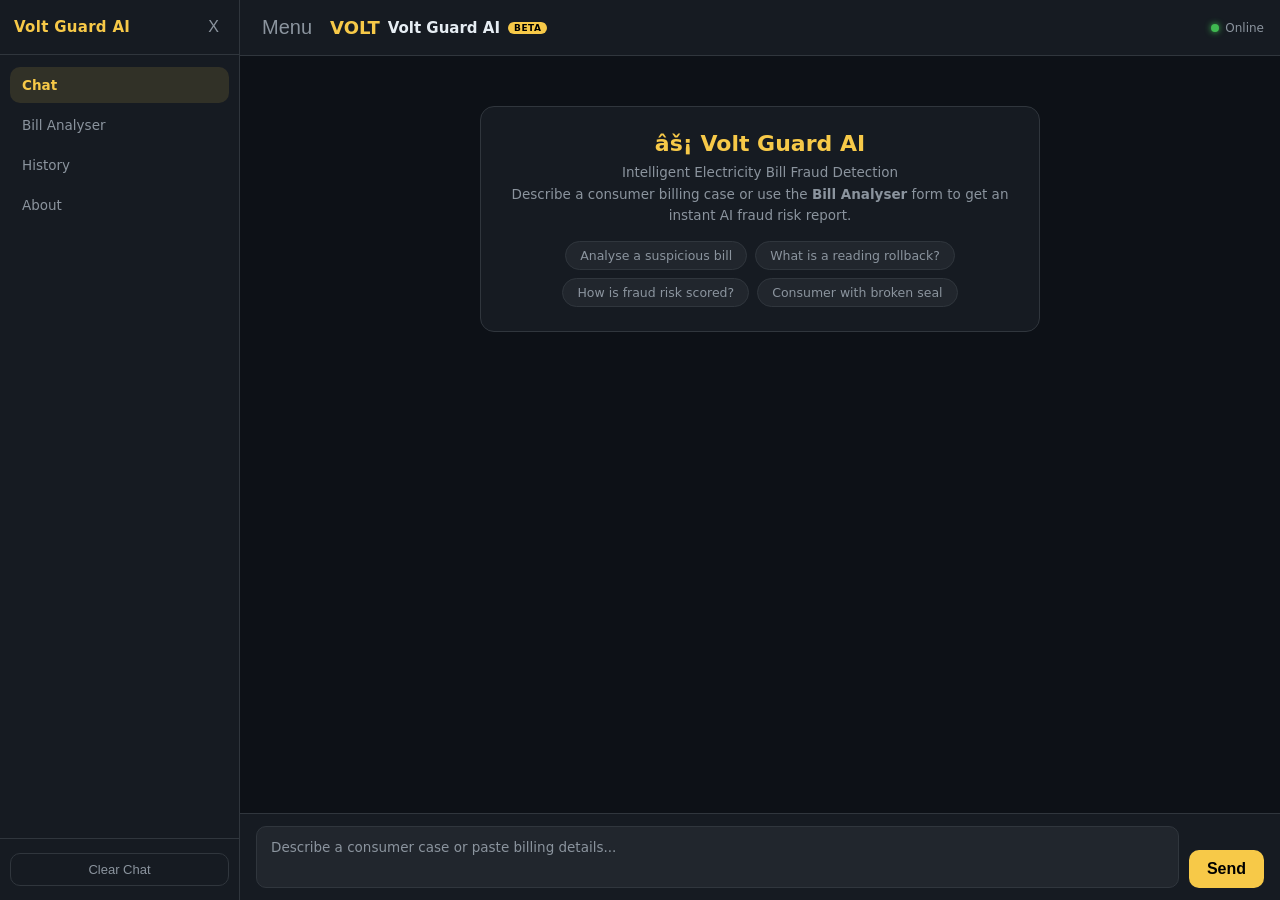
<file: index.html>
﻿<!DOCTYPE html>
<html lang="en">
<head>
  <meta charset="UTF-8" />
  <meta name="viewport" content="width=device-width, initial-scale=1.0" />
  <title>Volt Guard AI - Electricity Bill Fraud Detection</title>
  <style>
/* - Reset & Base - */
*, *::before, *::after { box-sizing: border-box; margin: 0; padding: 0; }

:root {
  --bg: #0d1117;
  --surface: #161b22;
  --surface2: #21262d;
  --border: #30363d;
  --text: #e6edf3;
  --muted: #8b949e;
  --accent: #f7c948;
  --accent2: #58a6ff;
  --danger: #f85149;
  --success: #3fb950;
  --warn: #d29922;
  --critical: #ff7b72;
  --sidebar-w: 240px;
  --topbar-h: 56px;
  --radius: 10px;
  --font: -apple-system, "Segoe UI", system-ui, sans-serif;
}

html, body {
  height: 100%;
  font-family: var(--font);
  background: var(--bg);
  color: var(--text);
  font-size: 14px;
  overflow: hidden;
}

/* - Sidebar - */
.sidebar {
  position: fixed;
  top: 0; left: 0;
  width: var(--sidebar-w);
  height: 100vh;
  background: var(--surface);
  border-right: 1px solid var(--border);
  display: flex;
  flex-direction: column;
  z-index: 200;
  transition: transform 0.25s ease;
}

.sidebar.hidden { transform: translateX(calc(-1 * var(--sidebar-w))); }

.sidebar-header {
  display: flex;
  align-items: center;
  justify-content: space-between;
  padding: 16px 14px;
  border-bottom: 1px solid var(--border);
}

.logo {
  font-size: 15px;
  font-weight: 700;
  color: var(--accent);
  letter-spacing: 0.3px;
}

.sidebar-close {
  background: none;
  border: none;
  color: var(--muted);
  cursor: pointer;
  font-size: 16px;
  padding: 2px 6px;
  border-radius: 4px;
  transition: color 0.15s;
}
.sidebar-close:hover { color: var(--text); }

.sidebar-nav {
  display: flex;
  flex-direction: column;
  gap: 4px;
  padding: 12px 10px;
  flex: 1;
}

.nav-btn {
  background: none;
  border: none;
  color: var(--muted);
  text-align: left;
  padding: 10px 12px;
  border-radius: var(--radius);
  cursor: pointer;
  font-size: 13.5px;
  font-family: var(--font);
  transition: background 0.15s, color 0.15s;
}
.nav-btn:hover { background: var(--surface2); color: var(--text); }
.nav-btn.active { background: rgba(247,201,72,0.12); color: var(--accent); font-weight: 600; }

.sidebar-footer {
  padding: 14px 10px;
  border-top: 1px solid var(--border);
}

.clear-btn {
  width: 100%;
  background: none;
  border: 1px solid var(--border);
  color: var(--muted);
  padding: 8px 12px;
  border-radius: var(--radius);
  cursor: pointer;
  font-size: 13px;
  transition: background 0.15s, color 0.15s;
}
.clear-btn:hover { background: var(--surface2); color: var(--danger); border-color: var(--danger); }

/* - Main Wrapper - */
.main-wrapper {
  margin-left: var(--sidebar-w);
  height: 100vh;
  display: flex;
  flex-direction: column;
  transition: margin-left 0.25s ease;
}

.main-wrapper.full { margin-left: 0; }

/* - Topbar - */
.topbar {
  height: var(--topbar-h);
  background: var(--surface);
  border-bottom: 1px solid var(--border);
  display: flex;
  align-items: center;
  padding: 0 16px;
  gap: 12px;
  flex-shrink: 0;
}

.menu-btn {
  background: none;
  border: none;
  color: var(--muted);
  font-size: 20px;
  cursor: pointer;
  padding: 4px 6px;
  border-radius: 6px;
  transition: color 0.15s;
}
.menu-btn:hover { color: var(--text); }

.topbar-title {
  display: flex;
  align-items: center;
  gap: 8px;
  font-size: 15px;
  font-weight: 700;
  color: var(--text);
  flex: 1;
}

.topbar-logo { color: var(--accent); font-size: 18px; }

.badge {
  background: var(--accent);
  color: #000;
  font-size: 9px;
  font-weight: 800;
  padding: 1px 6px;
  border-radius: 20px;
  letter-spacing: 0.5px;
}

.topbar-status {
  display: flex;
  align-items: center;
  gap: 6px;
  font-size: 12px;
  color: var(--muted);
}

.dot {
  width: 8px; height: 8px;
  border-radius: 50%;
  display: inline-block;
}
.dot.online { background: var(--success); box-shadow: 0 0 6px var(--success); }
.dot.loading { background: var(--warn); animation: pulse 1s infinite; }
.dot.offline { background: var(--danger); }

@keyframes pulse { 0%,100%{opacity:1} 50%{opacity:0.4} }

/* - Panels - */
.panel {
  display: none;
  flex: 1;
  overflow: hidden;
}
.panel.active { display: flex; flex-direction: column; }

/* - Chat Panel - */
.chat-area {
  flex: 1;
  overflow-y: auto;
  padding: 20px 20px 10px;
  display: flex;
  flex-direction: column;
  gap: 16px;
  scroll-behavior: smooth;
}

.chat-input-row {
  display: flex;
  gap: 10px;
  padding: 12px 16px;
  border-top: 1px solid var(--border);
  background: var(--surface);
  flex-shrink: 0;
}

#userInput {
  flex: 1;
  background: var(--surface2);
  border: 1px solid var(--border);
  border-radius: var(--radius);
  color: var(--text);
  padding: 10px 14px;
  font-size: 13.5px;
  font-family: var(--font);
  resize: none;
  line-height: 1.5;
  transition: border-color 0.15s;
}
#userInput:focus { outline: none; border-color: var(--accent2); }
#userInput::placeholder { color: var(--muted); }

.send-btn {
  background: var(--accent);
  border: none;
  color: #000;
  padding: 10px 18px;
  border-radius: var(--radius);
  cursor: pointer;
  font-size: 16px;
  font-weight: 700;
  align-self: flex-end;
  transition: background 0.15s, transform 0.1s;
}
.send-btn:hover { background: #f0b800; transform: scale(1.04); }
.send-btn:active { transform: scale(0.97); }
.send-btn:disabled { background: var(--surface2); color: var(--muted); cursor: not-allowed; transform: none; }

/* - Messages - */
.msg {
  display: flex;
  gap: 10px;
  max-width: 820px;
  animation: fadein 0.2s ease;
}
@keyframes fadein { from{opacity:0;transform:translateY(6px)} to{opacity:1;transform:translateY(0)} }

.msg.user { align-self: flex-end; flex-direction: row-reverse; }
.msg.ai   { align-self: flex-start; }

.msg-avatar {
  width: 34px; height: 34px;
  border-radius: 50%;
  display: flex; align-items: center; justify-content: center;
  font-size: 16px;
  flex-shrink: 0;
  margin-top: 2px;
}
.msg.user .msg-avatar  { background: rgba(88,166,255,0.2); }
.msg.ai   .msg-avatar  { background: rgba(247,201,72,0.2); }

.msg-bubble {
  background: var(--surface2);
  border: 1px solid var(--border);
  border-radius: var(--radius);
  padding: 12px 16px;
  line-height: 1.65;
  font-size: 13.5px;
  max-width: 100%;
  word-break: break-word;
}
.msg.user .msg-bubble {
  background: rgba(88,166,255,0.1);
  border-color: rgba(88,166,255,0.2);
}
.msg.ai .msg-bubble { min-width: 280px; }

/* Markdown inside bubble */
.msg-bubble h1 { font-size: 16px; margin: 12px 0 6px; color: var(--accent); border-bottom: 1px solid var(--border); padding-bottom: 4px; }
.msg-bubble h2 { font-size: 14px; margin: 10px 0 4px; color: var(--accent2); }
.msg-bubble h3 { font-size: 13.5px; margin: 8px 0 3px; }
.msg-bubble p  { margin: 4px 0; }
.msg-bubble ul, .msg-bubble ol { margin: 4px 0 4px 18px; }
.msg-bubble li { margin: 2px 0; }
.msg-bubble strong { color: var(--text); }
.msg-bubble em { color: var(--muted); }
.msg-bubble code { background: var(--surface); border: 1px solid var(--border); padding: 1px 5px; border-radius: 4px; font-size: 12px; }
.msg-bubble hr  { border: none; border-top: 1px solid var(--border); margin: 10px 0; }
.msg-bubble table { width: 100%; border-collapse: collapse; margin: 8px 0; font-size: 13px; }
.msg-bubble th  { background: var(--surface); padding: 6px 10px; border: 1px solid var(--border); text-align: left; color: var(--muted); font-weight: 600; }
.msg-bubble td  { padding: 5px 10px; border: 1px solid var(--border); }

.msg-time {
  font-size: 10.5px;
  color: var(--muted);
  margin-top: 4px;
  text-align: right;
}
.msg.ai .msg-time { text-align: left; }

/* Typing indicator */
.typing-dots span {
  display: inline-block;
  width: 7px; height: 7px;
  background: var(--muted);
  border-radius: 50%;
  margin: 0 2px;
  animation: bounce 1.2s infinite;
}
.typing-dots span:nth-child(2) { animation-delay: 0.2s; }
.typing-dots span:nth-child(3) { animation-delay: 0.4s; }
@keyframes bounce { 0%,80%,100%{transform:translateY(0)} 40%{transform:translateY(-6px)} }

/* Welcome card */
.welcome-card {
  background: var(--surface);
  border: 1px solid var(--border);
  border-radius: 14px;
  padding: 24px 28px;
  max-width: 560px;
  align-self: center;
  margin-top: 30px;
  text-align: center;
}
.welcome-card h1 { font-size: 22px; color: var(--accent); margin-bottom: 6px; }
.welcome-card p  { color: var(--muted); font-size: 13.5px; margin-bottom: 14px; line-height: 1.6; }
.welcome-chips { display: flex; flex-wrap: wrap; gap: 8px; justify-content: center; }
.chip {
  background: var(--surface2);
  border: 1px solid var(--border);
  border-radius: 20px;
  padding: 6px 14px;
  font-size: 12.5px;
  cursor: pointer;
  color: var(--muted);
  transition: background 0.15s, color 0.15s, border-color 0.15s;
}
.chip:hover { background: rgba(247,201,72,0.12); color: var(--accent); border-color: var(--accent); }

/* - Bill Analyser Form - */
#panelForm { overflow-y: auto; }

.form-scroll {
  max-width: 760px;
  margin: 0 auto;
  padding: 28px 24px;
  width: 100%;
}

.form-title   { font-size: 18px; color: var(--text); margin-bottom: 4px; }
.form-subtitle{ color: var(--muted); font-size: 13px; margin-bottom: 24px; }

.form-grid {
  display: grid;
  grid-template-columns: 1fr 1fr;
  gap: 16px;
}

.form-group { display: flex; flex-direction: column; gap: 5px; }
.form-group.full-width { grid-column: 1 / -1; }

.form-group label {
  font-size: 12.5px;
  color: var(--muted);
  font-weight: 600;
  text-transform: uppercase;
  letter-spacing: 0.4px;
}

.form-group .hint {
  text-transform: none;
  font-weight: 400;
  color: var(--muted);
  font-size: 11px;
  margin-left: 6px;
}

.form-group input,
.form-group select,
.form-group textarea {
  background: var(--surface2);
  border: 1px solid var(--border);
  border-radius: var(--radius);
  color: var(--text);
  padding: 9px 12px;
  font-size: 13.5px;
  font-family: var(--font);
  transition: border-color 0.15s;
}
.form-group input:focus,
.form-group select:focus,
.form-group textarea:focus { outline: none; border-color: var(--accent2); }
.form-group select option { background: var(--surface2); }
.form-group textarea { resize: vertical; }

.form-actions {
  display: flex;
  gap: 12px;
  margin-top: 24px;
}

.btn-primary {
  background: var(--accent);
  color: #000;
  border: none;
  padding: 10px 24px;
  border-radius: var(--radius);
  font-size: 14px;
  font-weight: 700;
  cursor: pointer;
  transition: background 0.15s, transform 0.1s;
}
.btn-primary:hover { background: #f0b800; transform: scale(1.02); }
.btn-primary:active { transform: scale(0.98); }

.btn-secondary {
  background: none;
  border: 1px solid var(--border);
  color: var(--muted);
  padding: 10px 24px;
  border-radius: var(--radius);
  font-size: 14px;
  cursor: pointer;
  transition: background 0.15s;
}
.btn-secondary:hover { background: var(--surface2); color: var(--text); }

/* - History Panel - */
#panelHistory { overflow-y: auto; }
.history-wrap { max-width: 760px; margin: 0 auto; padding: 28px 24px; }
.history-wrap h2 { font-size: 18px; margin-bottom: 6px; }

.history-list { display: flex; flex-direction: column; gap: 10px; margin-top: 16px; }

.history-item {
  background: var(--surface);
  border: 1px solid var(--border);
  border-radius: var(--radius);
  padding: 14px 16px;
  cursor: pointer;
  transition: border-color 0.15s;
}
.history-item:hover { border-color: var(--accent2); }
.history-item-header { display: flex; justify-content: space-between; margin-bottom: 4px; }
.history-item-id { font-weight: 700; font-size: 13.5px; color: var(--text); }
.history-item-time { font-size: 11.5px; color: var(--muted); }
.history-item-meta { font-size: 12.5px; color: var(--muted); }
.history-item .risk-badge { margin-left: 6px; }

/* - About Panel - */
#panelAbout { overflow-y: auto; }
.about-wrap { max-width: 680px; margin: 0 auto; padding: 28px 24px; }
.about-wrap h2 { font-size: 18px; margin-bottom: 10px; }
.about-wrap h3 { font-size: 14px; margin: 20px 0 8px; color: var(--accent); }
.about-wrap p  { color: var(--muted); line-height: 1.7; margin-bottom: 8px; }
.about-wrap ul { padding-left: 18px; color: var(--muted); }
.about-wrap ul li { margin: 4px 0; line-height: 1.6; }

.risk-table { width: 100%; border-collapse: collapse; margin-top: 8px; }
.risk-table th { background: var(--surface2); padding: 8px 12px; border: 1px solid var(--border); text-align: left; font-size: 12.5px; color: var(--muted); }
.risk-table td { padding: 7px 12px; border: 1px solid var(--border); font-size: 13px; }

.risk { padding: 2px 10px; border-radius: 12px; font-size: 12px; font-weight: 700; }
.risk.very-low { background: rgba(63,185,80,0.15); color: var(--success); }
.risk.low      { background: rgba(88,166,255,0.15); color: var(--accent2); }
.risk.medium   { background: rgba(210,153,34,0.15); color: var(--warn); }
.risk.high     { background: rgba(248,81,73,0.15); color: var(--danger); }
.risk.critical { background: rgba(255,123,114,0.2); color: var(--critical); }

.muted { color: var(--muted); }

/* - Scrollbar - */
::-webkit-scrollbar { width: 6px; }
::-webkit-scrollbar-track { background: transparent; }
::-webkit-scrollbar-thumb { background: var(--border); border-radius: 4px; }
::-webkit-scrollbar-thumb:hover { background: var(--muted); }

/* - Responsive - */
@media (max-width: 640px) {
  :root { --sidebar-w: 220px; }
  .sidebar { transform: translateX(-220px); }
  .sidebar.visible { transform: translateX(0); }
  .main-wrapper { margin-left: 0; }
  .form-grid { grid-template-columns: 1fr; }
}

  </style>
</head>
<body>

  <!-- Sidebar -->
  <aside class="sidebar" id="sidebar">
    <div class="sidebar-header">
      <span class="logo">Volt Guard AI</span>
      <button class="sidebar-close" id="sidebarClose" title="Close sidebar">X</button>
    </div>
    <nav class="sidebar-nav">
      <button class="nav-btn active" id="btnChat" onclick="showPanel('chat')">Chat</button>
      <button class="nav-btn" id="btnForm" onclick="showPanel('form')">Bill Analyser</button>
      <button class="nav-btn" id="btnHistory" onclick="showPanel('history')">History</button>
      <button class="nav-btn" id="btnAbout" onclick="showPanel('about')">About</button>
    </nav>
    <div class="sidebar-footer">
      <button class="clear-btn" onclick="clearChat()">Clear Chat</button>
    </div>
  </aside>

  <!-- Main wrapper -->
  <div class="main-wrapper" id="mainWrapper">
    <header class="topbar">
      <button class="menu-btn" id="menuBtn" onclick="toggleSidebar()">Menu</button>
      <div class="topbar-title">
        <span class="topbar-logo">VOLT</span>
        <span>Volt Guard AI</span>
        <span class="badge">BETA</span>
      </div>
      <div class="topbar-status" id="topbarStatus">
        <span class="dot online"></span> Online
      </div>
    </header>

    <!-- CHAT PANEL -->
    <section class="panel active" id="panelChat">
      <div class="chat-area" id="chatArea"></div>
      <div class="chat-input-row">
        <textarea id="userInput" placeholder="Describe a consumer case or paste billing details..." rows="2"></textarea>
        <button class="send-btn" id="sendBtn" onclick="sendMessage()" title="Send">Send</button>
      </div>
    </section>

    <!-- BILL ANALYSER FORM PANEL -->
    <section class="panel" id="panelForm">
      <div class="form-scroll">
        <h2 class="form-title">Bill Analyser Form</h2>
        <p class="form-subtitle">Fill in the consumer billing details to generate an AI fraud analysis report.</p>
        <div class="form-grid">
          <div class="form-group">
            <label>Consumer ID *</label>
            <input type="text" id="fConsumerID" placeholder="e.g. C-10042" />
          </div>
          <div class="form-group">
            <label>Consumer Category *</label>
            <select id="fCategory">
              <option value="">-- Select --</option>
              <option>Domestic</option>
              <option>Commercial</option>
              <option>Industrial</option>
            </select>
          </div>
          <div class="form-group">
            <label>Location</label>
            <input type="text" id="fLocation" placeholder="e.g. Sector 12, Delhi" />
          </div>
          <div class="form-group">
            <label>Meter Type</label>
            <select id="fMeterType">
              <option value="">-- Select --</option>
              <option>Smart Meter</option>
              <option>Digital Meter</option>
              <option>Analog Meter</option>
            </select>
          </div>
          <div class="form-group">
            <label>Billing Month</label>
            <input type="month" id="fBillingMonth" />
          </div>
          <div class="form-group">
            <label>Previous Meter Reading (kWh) *</label>
            <input type="number" id="fPrevReading" placeholder="e.g. 12450" min="0" />
          </div>
          <div class="form-group">
            <label>Current Meter Reading (kWh) *</label>
            <input type="number" id="fCurrReading" placeholder="e.g. 12680" min="0" />
          </div>
          <div class="form-group">
            <label>Billed Units (kWh) *</label>
            <input type="number" id="fBilledUnits" placeholder="e.g. 230" min="0" />
          </div>
          <div class="form-group full-width">
            <label>Historical Monthly Consumption (kWh) <span class="hint">comma-separated, oldest first</span></label>
            <input type="text" id="fHistory" placeholder="e.g. 310, 295, 320, 305, 290, 315" />
          </div>
          <div class="form-group full-width">
            <label>Field Observation</label>
            <select id="fObservation">
              <option value="Normal">Normal</option>
              <option value="Seal Broken">Seal Broken</option>
              <option value="Meter Bypass Suspected">Meter Bypass Suspected</option>
              <option value="Meter Damaged">Meter Damaged</option>
              <option value="Reverse Meter">Reverse Meter</option>
              <option value="Illegal Connection">Illegal Connection</option>
              <option value="Meter Burnt">Meter Burnt</option>
              <option value="Other">Other</option>
            </select>
          </div>
          <div class="form-group full-width">
            <label>Additional Notes</label>
            <textarea id="fNotes" rows="2" placeholder="Any additional field observations or comments..."></textarea>
          </div>
        </div>
        <div class="form-actions">
          <button class="btn-primary" onclick="analyseForm()">Analyse Now</button>
          <button class="btn-secondary" onclick="resetForm()">Reset</button>
        </div>
      </div>
    </section>

    <!-- HISTORY PANEL -->
    <section class="panel" id="panelHistory">
      <div class="history-wrap">
        <h2>Analysis History</h2>
        <p class="muted">Past analyses from this session are listed below.</p>
        <div id="historyList" class="history-list"></div>
      </div>
    </section>

    <!-- ABOUT PANEL -->
    <section class="panel" id="panelAbout">
      <div class="about-wrap">
        <h2>About Volt Guard AI</h2>
        <p><strong>Volt Guard AI</strong> is an intelligent electricity bill fraud detection assistant built for power distribution companies and utility officers.</p>
        <h3>Capabilities</h3>
        <ul>
          <li>Analyse electricity consumption trends</li>
          <li>Compare current usage with historical records</li>
          <li>Detect billing anomalies and meter irregularities</li>
          <li>Identify possible meter tampering indicators</li>
          <li>Estimate fraud risk with explainable AI reasoning</li>
          <li>Recommend inspection and audit actions</li>
        </ul>
        <h3>Risk Levels</h3>
        <table class="risk-table">
          <thead><tr><th>Score</th><th>Level</th><th>Meaning</th></tr></thead>
          <tbody>
            <tr><td>0-20</td><td><span class="risk very-low">Very Low</span></td><td>Normal consumption, no action needed</td></tr>
            <tr><td>21-40</td><td><span class="risk low">Low</span></td><td>Minor anomalies, monitor next cycle</td></tr>
            <tr><td>41-60</td><td><span class="risk medium">Medium</span></td><td>Notable deviation, schedule inspection</td></tr>
            <tr><td>61-80</td><td><span class="risk high">High</span></td><td>Significant risk, urgent inspection</td></tr>
            <tr><td>81-100</td><td><span class="risk critical">Critical</span></td><td>Strong fraud indicators, investigate</td></tr>
          </tbody>
        </table>
        <h3>Disclaimer</h3>
        <p class="muted">Volt Guard AI assists utility officers in identifying suspicious patterns. It does not make final legal determinations. All flagged cases require human verification before action is taken.</p>
        <p class="muted">Powered by Groq LLaMA 3.3 70B - Version 1.0.0</p>
      </div>
    </section>

  </div>

  <script>
/**
 * marked v15.0.12 - a markdown parser
 * Copyright (c) 2011-2025, Christopher Jeffrey. (MIT Licensed)
 * https://github.com/markedjs/marked
 */

/**
 * DO NOT EDIT THIS FILE
 * The code in this file is generated from files in ./src/
 */
(function(g,f){if(typeof exports=="object"&&typeof module<"u"){module.exports=f()}else if("function"==typeof define && define.amd){define("marked",f)}else {g["marked"]=f()}}(typeof globalThis < "u" ? globalThis : typeof self < "u" ? self : this,function(){var exports={};var __exports=exports;var module={exports};
"use strict";var H=Object.defineProperty;var be=Object.getOwnPropertyDescriptor;var Te=Object.getOwnPropertyNames;var we=Object.prototype.hasOwnProperty;var ye=(l,e)=>{for(var t in e)H(l,t,{get:e[t],enumerable:!0})},Re=(l,e,t,n)=>{if(e&&typeof e=="object"||typeof e=="function")for(let s of Te(e))!we.call(l,s)&&s!==t&&H(l,s,{get:()=>e[s],enumerable:!(n=be(e,s))||n.enumerable});return l};var Se=l=>Re(H({},"__esModule",{value:!0}),l);var kt={};ye(kt,{Hooks:()=>L,Lexer:()=>x,Marked:()=>E,Parser:()=>b,Renderer:()=>$,TextRenderer:()=>_,Tokenizer:()=>S,defaults:()=>w,getDefaults:()=>z,lexer:()=>ht,marked:()=>k,options:()=>it,parse:()=>pt,parseInline:()=>ct,parser:()=>ut,setOptions:()=>ot,use:()=>lt,walkTokens:()=>at});module.exports=Se(kt);function z(){return{async:!1,breaks:!1,extensions:null,gfm:!0,hooks:null,pedantic:!1,renderer:null,silent:!1,tokenizer:null,walkTokens:null}}var w=z();function N(l){w=l}var I={exec:()=>null};function h(l,e=""){let t=typeof l=="string"?l:l.source,n={replace:(s,i)=>{let r=typeof i=="string"?i:i.source;return r=r.replace(m.caret,"$1"),t=t.replace(s,r),n},getRegex:()=>new RegExp(t,e)};return n}var m={codeRemoveIndent:/^(?: {1,4}| {0,3}\t)/gm,outputLinkReplace:/\\([\[\]])/g,indentCodeCompensation:/^(\s+)(?:```)/,beginningSpace:/^\s+/,endingHash:/#$/,startingSpaceChar:/^ /,endingSpaceChar:/ $/,nonSpaceChar:/[^ ]/,newLineCharGlobal:/\n/g,tabCharGlobal:/\t/g,multipleSpaceGlobal:/\s+/g,blankLine:/^[ \t]*$/,doubleBlankLine:/\n[ \t]*\n[ \t]*$/,blockquoteStart:/^ {0,3}>/,blockquoteSetextReplace:/\n {0,3}((?:=+|-+) *)(?=\n|$)/g,blockquoteSetextReplace2:/^ {0,3}>[ \t]?/gm,listReplaceTabs:/^\t+/,listReplaceNesting:/^ {1,4}(?=( {4})*[^ ])/g,listIsTask:/^\[[ xX]\] /,listReplaceTask:/^\[[ xX]\] +/,anyLine:/\n.*\n/,hrefBrackets:/^<(.*)>$/,tableDelimiter:/[:|]/,tableAlignChars:/^\||\| *$/g,tableRowBlankLine:/\n[ \t]*$/,tableAlignRight:/^ *-+: *$/,tableAlignCenter:/^ *:-+: *$/,tableAlignLeft:/^ *:-+ *$/,startATag:/^<a /i,endATag:/^<\/a>/i,startPreScriptTag:/^<(pre|code|kbd|script)(\s|>)/i,endPreScriptTag:/^<\/(pre|code|kbd|script)(\s|>)/i,startAngleBracket:/^</,endAngleBracket:/>$/,pedanticHrefTitle:/^([^'"]*[^\s])\s+(['"])(.*)\2/,unicodeAlphaNumeric:/[\p{L}\p{N}]/u,escapeTest:/[&<>"']/,escapeReplace:/[&<>"']/g,escapeTestNoEncode:/[<>"']|&(?!(#\d{1,7}|#[Xx][a-fA-F0-9]{1,6}|\w+);)/,escapeReplaceNoEncode:/[<>"']|&(?!(#\d{1,7}|#[Xx][a-fA-F0-9]{1,6}|\w+);)/g,unescapeTest:/&(#(?:\d+)|(?:#x[0-9A-Fa-f]+)|(?:\w+));?/ig,caret:/(^|[^\[])\^/g,percentDecode:/%25/g,findPipe:/\|/g,splitPipe:/ \|/,slashPipe:/\\\|/g,carriageReturn:/\r\n|\r/g,spaceLine:/^ +$/gm,notSpaceStart:/^\S*/,endingNewline:/\n$/,listItemRegex:l=>new RegExp(`^( {0,3}${l})((?:[	 ][^\\n]*)?(?:\\n|$))`),nextBulletRegex:l=>new RegExp(`^ {0,${Math.min(3,l-1)}}(?:[*+-]|\\d{1,9}[.)])((?:[ 	][^\\n]*)?(?:\\n|$))`),hrRegex:l=>new RegExp(`^ {0,${Math.min(3,l-1)}}((?:- *){3,}|(?:_ *){3,}|(?:\\* *){3,})(?:\\n+|$)`),fencesBeginRegex:l=>new RegExp(`^ {0,${Math.min(3,l-1)}}(?:\`\`\`|~~~)`),headingBeginRegex:l=>new RegExp(`^ {0,${Math.min(3,l-1)}}#`),htmlBeginRegex:l=>new RegExp(`^ {0,${Math.min(3,l-1)}}<(?:[a-z].*>|!--)`,"i")},$e=/^(?:[ \t]*(?:\n|$))+/,_e=/^((?: {4}| {0,3}\t)[^\n]+(?:\n(?:[ \t]*(?:\n|$))*)?)+/,Le=/^ {0,3}(`{3,}(?=[^`\n]*(?:\n|$))|~{3,})([^\n]*)(?:\n|$)(?:|([\s\S]*?)(?:\n|$))(?: {0,3}\1[~`]* *(?=\n|$)|$)/,O=/^ {0,3}((?:-[\t ]*){3,}|(?:_[ \t]*){3,}|(?:\*[ \t]*){3,})(?:\n+|$)/,ze=/^ {0,3}(#{1,6})(?=\s|$)(.*)(?:\n+|$)/,F=/(?:[*+-]|\d{1,9}[.)])/,ie=/^(?!bull |blockCode|fences|blockquote|heading|html|table)((?:.|\n(?!\s*?\n|bull |blockCode|fences|blockquote|heading|html|table))+?)\n {0,3}(=+|-+) *(?:\n+|$)/,oe=h(ie).replace(/bull/g,F).replace(/blockCode/g,/(?: {4}| {0,3}\t)/).replace(/fences/g,/ {0,3}(?:`{3,}|~{3,})/).replace(/blockquote/g,/ {0,3}>/).replace(/heading/g,/ {0,3}#{1,6}/).replace(/html/g,/ {0,3}<[^\n>]+>\n/).replace(/\|table/g,"").getRegex(),Me=h(ie).replace(/bull/g,F).replace(/blockCode/g,/(?: {4}| {0,3}\t)/).replace(/fences/g,/ {0,3}(?:`{3,}|~{3,})/).replace(/blockquote/g,/ {0,3}>/).replace(/heading/g,/ {0,3}#{1,6}/).replace(/html/g,/ {0,3}<[^\n>]+>\n/).replace(/table/g,/ {0,3}\|?(?:[:\- ]*\|)+[\:\- ]*\n/).getRegex(),Q=/^([^\n]+(?:\n(?!hr|heading|lheading|blockquote|fences|list|html|table| +\n)[^\n]+)*)/,Pe=/^[^\n]+/,U=/(?!\s*\])(?:\\.|[^\[\]\\])+/,Ae=h(/^ {0,3}\[(label)\]: *(?:\n[ \t]*)?([^<\s][^\s]*|<.*?>)(?:(?: +(?:\n[ \t]*)?| *\n[ \t]*)(title))? *(?:\n+|$)/).replace("label",U).replace("title",/(?:"(?:\\"?|[^"\\])*"|'[^'\n]*(?:\n[^'\n]+)*\n?'|\([^()]*\))/).getRegex(),Ee=h(/^( {0,3}bull)([ \t][^\n]+?)?(?:\n|$)/).replace(/bull/g,F).getRegex(),v="address|article|aside|base|basefont|blockquote|body|caption|center|col|colgroup|dd|details|dialog|dir|div|dl|dt|fieldset|figcaption|figure|footer|form|frame|frameset|h[1-6]|head|header|hr|html|iframe|legend|li|link|main|menu|menuitem|meta|nav|noframes|ol|optgroup|option|p|param|search|section|summary|table|tbody|td|tfoot|th|thead|title|tr|track|ul",K=/<!--(?:-?>|[\s\S]*?(?:-->|$))/,Ce=h("^ {0,3}(?:<(script|pre|style|textarea)[\\s>][\\s\\S]*?(?:</\\1>[^\\n]*\\n+|$)|comment[^\\n]*(\\n+|$)|<\\?[\\s\\S]*?(?:\\?>\\n*|$)|<![A-Z][\\s\\S]*?(?:>\\n*|$)|<!\\[CDATA\\[[\\s\\S]*?(?:\\]\\]>\\n*|$)|</?(tag)(?: +|\\n|/?>)[\\s\\S]*?(?:(?:\\n[ 	]*)+\\n|$)|<(?!script|pre|style|textarea)([a-z][\\w-]*)(?:attribute)*? */?>(?=[ \\t]*(?:\\n|$))[\\s\\S]*?(?:(?:\\n[ 	]*)+\\n|$)|</(?!script|pre|style|textarea)[a-z][\\w-]*\\s*>(?=[ \\t]*(?:\\n|$))[\\s\\S]*?(?:(?:\\n[ 	]*)+\\n|$))","i").replace("comment",K).replace("tag",v).replace("attribute",/ +[a-zA-Z:_][\w.:-]*(?: *= *"[^"\n]*"| *= *'[^'\n]*'| *= *[^\s"'=<>`]+)?/).getRegex(),le=h(Q).replace("hr",O).replace("heading"," {0,3}#{1,6}(?:\\s|$)").replace("|lheading","").replace("|table","").replace("blockquote"," {0,3}>").replace("fences"," {0,3}(?:`{3,}(?=[^`\\n]*\\n)|~{3,})[^\\n]*\\n").replace("list"," {0,3}(?:[*+-]|1[.)]) ").replace("html","</?(?:tag)(?: +|\\n|/?>)|<(?:script|pre|style|textarea|!--)").replace("tag",v).getRegex(),Ie=h(/^( {0,3}> ?(paragraph|[^\n]*)(?:\n|$))+/).replace("paragraph",le).getRegex(),X={blockquote:Ie,code:_e,def:Ae,fences:Le,heading:ze,hr:O,html:Ce,lheading:oe,list:Ee,newline:$e,paragraph:le,table:I,text:Pe},re=h("^ *([^\\n ].*)\\n {0,3}((?:\\| *)?:?-+:? *(?:\\| *:?-+:? *)*(?:\\| *)?)(?:\\n((?:(?! *\\n|hr|heading|blockquote|code|fences|list|html).*(?:\\n|$))*)\\n*|$)").replace("hr",O).replace("heading"," {0,3}#{1,6}(?:\\s|$)").replace("blockquote"," {0,3}>").replace("code","(?: {4}| {0,3}	)[^\\n]").replace("fences"," {0,3}(?:`{3,}(?=[^`\\n]*\\n)|~{3,})[^\\n]*\\n").replace("list"," {0,3}(?:[*+-]|1[.)]) ").replace("html","</?(?:tag)(?: +|\\n|/?>)|<(?:script|pre|style|textarea|!--)").replace("tag",v).getRegex(),Oe={...X,lheading:Me,table:re,paragraph:h(Q).replace("hr",O).replace("heading"," {0,3}#{1,6}(?:\\s|$)").replace("|lheading","").replace("table",re).replace("blockquote"," {0,3}>").replace("fences"," {0,3}(?:`{3,}(?=[^`\\n]*\\n)|~{3,})[^\\n]*\\n").replace("list"," {0,3}(?:[*+-]|1[.)]) ").replace("html","</?(?:tag)(?: +|\\n|/?>)|<(?:script|pre|style|textarea|!--)").replace("tag",v).getRegex()},Be={...X,html:h(`^ *(?:comment *(?:\\n|\\s*$)|<(tag)[\\s\\S]+?</\\1> *(?:\\n{2,}|\\s*$)|<tag(?:"[^"]*"|'[^']*'|\\s[^'"/>\\s]*)*?/?> *(?:\\n{2,}|\\s*$))`).replace("comment",K).replace(/tag/g,"(?!(?:a|em|strong|small|s|cite|q|dfn|abbr|data|time|code|var|samp|kbd|sub|sup|i|b|u|mark|ruby|rt|rp|bdi|bdo|span|br|wbr|ins|del|img)\\b)\\w+(?!:|[^\\w\\s@]*@)\\b").getRegex(),def:/^ *\[([^\]]+)\]: *<?([^\s>]+)>?(?: +(["(][^\n]+[")]))? *(?:\n+|$)/,heading:/^(#{1,6})(.*)(?:\n+|$)/,fences:I,lheading:/^(.+?)\n {0,3}(=+|-+) *(?:\n+|$)/,paragraph:h(Q).replace("hr",O).replace("heading",` *#{1,6} *[^
]`).replace("lheading",oe).replace("|table","").replace("blockquote"," {0,3}>").replace("|fences","").replace("|list","").replace("|html","").replace("|tag","").getRegex()},qe=/^\\([!"#$%&'()*+,\-./:;<=>?@\[\]\\^_`{|}~])/,ve=/^(`+)([^`]|[^`][\s\S]*?[^`])\1(?!`)/,ae=/^( {2,}|\\)\n(?!\s*$)/,De=/^(`+|[^`])(?:(?= {2,}\n)|[\s\S]*?(?:(?=[\\<!\[`*_]|\b_|$)|[^ ](?= {2,}\n)))/,D=/[\p{P}\p{S}]/u,W=/[\s\p{P}\p{S}]/u,ce=/[^\s\p{P}\p{S}]/u,Ze=h(/^((?![*_])punctSpace)/,"u").replace(/punctSpace/g,W).getRegex(),pe=/(?!~)[\p{P}\p{S}]/u,Ge=/(?!~)[\s\p{P}\p{S}]/u,He=/(?:[^\s\p{P}\p{S}]|~)/u,Ne=/\[[^[\]]*?\]\((?:\\.|[^\\\(\)]|\((?:\\.|[^\\\(\)])*\))*\)|`[^`]*?`|<[^<>]*?>/g,ue=/^(?:\*+(?:((?!\*)punct)|[^\s*]))|^_+(?:((?!_)punct)|([^\s_]))/,je=h(ue,"u").replace(/punct/g,D).getRegex(),Fe=h(ue,"u").replace(/punct/g,pe).getRegex(),he="^[^_*]*?__[^_*]*?\\*[^_*]*?(?=__)|[^*]+(?=[^*])|(?!\\*)punct(\\*+)(?=[\\s]|$)|notPunctSpace(\\*+)(?!\\*)(?=punctSpace|$)|(?!\\*)punctSpace(\\*+)(?=notPunctSpace)|[\\s](\\*+)(?!\\*)(?=punct)|(?!\\*)punct(\\*+)(?!\\*)(?=punct)|notPunctSpace(\\*+)(?=notPunctSpace)",Qe=h(he,"gu").replace(/notPunctSpace/g,ce).replace(/punctSpace/g,W).replace(/punct/g,D).getRegex(),Ue=h(he,"gu").replace(/notPunctSpace/g,He).replace(/punctSpace/g,Ge).replace(/punct/g,pe).getRegex(),Ke=h("^[^_*]*?\\*\\*[^_*]*?_[^_*]*?(?=\\*\\*)|[^_]+(?=[^_])|(?!_)punct(_+)(?=[\\s]|$)|notPunctSpace(_+)(?!_)(?=punctSpace|$)|(?!_)punctSpace(_+)(?=notPunctSpace)|[\\s](_+)(?!_)(?=punct)|(?!_)punct(_+)(?!_)(?=punct)","gu").replace(/notPunctSpace/g,ce).replace(/punctSpace/g,W).replace(/punct/g,D).getRegex(),Xe=h(/\\(punct)/,"gu").replace(/punct/g,D).getRegex(),We=h(/^<(scheme:[^\s\x00-\x1f<>]*|email)>/).replace("scheme",/[a-zA-Z][a-zA-Z0-9+.-]{1,31}/).replace("email",/[a-zA-Z0-9.!#$%&'*+/=?^_`{|}~-]+(@)[a-zA-Z0-9](?:[a-zA-Z0-9-]{0,61}[a-zA-Z0-9])?(?:\.[a-zA-Z0-9](?:[a-zA-Z0-9-]{0,61}[a-zA-Z0-9])?)+(?![-_])/).getRegex(),Je=h(K).replace("(?:-->|$)","-->").getRegex(),Ve=h("^comment|^</[a-zA-Z][\\w:-]*\\s*>|^<[a-zA-Z][\\w-]*(?:attribute)*?\\s*/?>|^<\\?[\\s\\S]*?\\?>|^<![a-zA-Z]+\\s[\\s\\S]*?>|^<!\\[CDATA\\[[\\s\\S]*?\\]\\]>").replace("comment",Je).replace("attribute",/\s+[a-zA-Z:_][\w.:-]*(?:\s*=\s*"[^"]*"|\s*=\s*'[^']*'|\s*=\s*[^\s"'=<>`]+)?/).getRegex(),q=/(?:\[(?:\\.|[^\[\]\\])*\]|\\.|`[^`]*`|[^\[\]\\`])*?/,Ye=h(/^!?\[(label)\]\(\s*(href)(?:(?:[ \t]*(?:\n[ \t]*)?)(title))?\s*\)/).replace("label",q).replace("href",/<(?:\\.|[^\n<>\\])+>|[^ \t\n\x00-\x1f]*/).replace("title",/"(?:\\"?|[^"\\])*"|'(?:\\'?|[^'\\])*'|\((?:\\\)?|[^)\\])*\)/).getRegex(),ke=h(/^!?\[(label)\]\[(ref)\]/).replace("label",q).replace("ref",U).getRegex(),ge=h(/^!?\[(ref)\](?:\[\])?/).replace("ref",U).getRegex(),et=h("reflink|nolink(?!\\()","g").replace("reflink",ke).replace("nolink",ge).getRegex(),J={_backpedal:I,anyPunctuation:Xe,autolink:We,blockSkip:Ne,br:ae,code:ve,del:I,emStrongLDelim:je,emStrongRDelimAst:Qe,emStrongRDelimUnd:Ke,escape:qe,link:Ye,nolink:ge,punctuation:Ze,reflink:ke,reflinkSearch:et,tag:Ve,text:De,url:I},tt={...J,link:h(/^!?\[(label)\]\((.*?)\)/).replace("label",q).getRegex(),reflink:h(/^!?\[(label)\]\s*\[([^\]]*)\]/).replace("label",q).getRegex()},j={...J,emStrongRDelimAst:Ue,emStrongLDelim:Fe,url:h(/^((?:ftp|https?):\/\/|www\.)(?:[a-zA-Z0-9\-]+\.?)+[^\s<]*|^email/,"i").replace("email",/[A-Za-z0-9._+-]+(@)[a-zA-Z0-9-_]+(?:\.[a-zA-Z0-9-_]*[a-zA-Z0-9])+(?![-_])/).getRegex(),_backpedal:/(?:[^?!.,:;*_'"~()&]+|\([^)]*\)|&(?![a-zA-Z0-9]+;$)|[?!.,:;*_'"~)]+(?!$))+/,del:/^(~~?)(?=[^\s~])((?:\\.|[^\\])*?(?:\\.|[^\s~\\]))\1(?=[^~]|$)/,text:/^([`~]+|[^`~])(?:(?= {2,}\n)|(?=[a-zA-Z0-9.!#$%&'*+\/=?_`{\|}~-]+@)|[\s\S]*?(?:(?=[\\<!\[`*~_]|\b_|https?:\/\/|ftp:\/\/|www\.|$)|[^ ](?= {2,}\n)|[^a-zA-Z0-9.!#$%&'*+\/=?_`{\|}~-](?=[a-zA-Z0-9.!#$%&'*+\/=?_`{\|}~-]+@)))/},nt={...j,br:h(ae).replace("{2,}","*").getRegex(),text:h(j.text).replace("\\b_","\\b_| {2,}\\n").replace(/\{2,\}/g,"*").getRegex()},B={normal:X,gfm:Oe,pedantic:Be},P={normal:J,gfm:j,breaks:nt,pedantic:tt};var st={"&":"&amp;","<":"&lt;",">":"&gt;",'"':"&quot;","'":"&#39;"},fe=l=>st[l];function R(l,e){if(e){if(m.escapeTest.test(l))return l.replace(m.escapeReplace,fe)}else if(m.escapeTestNoEncode.test(l))return l.replace(m.escapeReplaceNoEncode,fe);return l}function V(l){try{l=encodeURI(l).replace(m.percentDecode,"%")}catch{return null}return l}function Y(l,e){let t=l.replace(m.findPipe,(i,r,o)=>{let a=!1,c=r;for(;--c>=0&&o[c]==="\\";)a=!a;return a?"|":" |"}),n=t.split(m.splitPipe),s=0;if(n[0].trim()||n.shift(),n.length>0&&!n.at(-1)?.trim()&&n.pop(),e)if(n.length>e)n.splice(e);else for(;n.length<e;)n.push("");for(;s<n.length;s++)n[s]=n[s].trim().replace(m.slashPipe,"|");return n}function A(l,e,t){let n=l.length;if(n===0)return"";let s=0;for(;s<n;){let i=l.charAt(n-s-1);if(i===e&&!t)s++;else if(i!==e&&t)s++;else break}return l.slice(0,n-s)}function de(l,e){if(l.indexOf(e[1])===-1)return-1;let t=0;for(let n=0;n<l.length;n++)if(l[n]==="\\")n++;else if(l[n]===e[0])t++;else if(l[n]===e[1]&&(t--,t<0))return n;return t>0?-2:-1}function me(l,e,t,n,s){let i=e.href,r=e.title||null,o=l[1].replace(s.other.outputLinkReplace,"$1");n.state.inLink=!0;let a={type:l[0].charAt(0)==="!"?"image":"link",raw:t,href:i,title:r,text:o,tokens:n.inlineTokens(o)};return n.state.inLink=!1,a}function rt(l,e,t){let n=l.match(t.other.indentCodeCompensation);if(n===null)return e;let s=n[1];return e.split(`
`).map(i=>{let r=i.match(t.other.beginningSpace);if(r===null)return i;let[o]=r;return o.length>=s.length?i.slice(s.length):i}).join(`
`)}var S=class{options;rules;lexer;constructor(e){this.options=e||w}space(e){let t=this.rules.block.newline.exec(e);if(t&&t[0].length>0)return{type:"space",raw:t[0]}}code(e){let t=this.rules.block.code.exec(e);if(t){let n=t[0].replace(this.rules.other.codeRemoveIndent,"");return{type:"code",raw:t[0],codeBlockStyle:"indented",text:this.options.pedantic?n:A(n,`
`)}}}fences(e){let t=this.rules.block.fences.exec(e);if(t){let n=t[0],s=rt(n,t[3]||"",this.rules);return{type:"code",raw:n,lang:t[2]?t[2].trim().replace(this.rules.inline.anyPunctuation,"$1"):t[2],text:s}}}heading(e){let t=this.rules.block.heading.exec(e);if(t){let n=t[2].trim();if(this.rules.other.endingHash.test(n)){let s=A(n,"#");(this.options.pedantic||!s||this.rules.other.endingSpaceChar.test(s))&&(n=s.trim())}return{type:"heading",raw:t[0],depth:t[1].length,text:n,tokens:this.lexer.inline(n)}}}hr(e){let t=this.rules.block.hr.exec(e);if(t)return{type:"hr",raw:A(t[0],`
`)}}blockquote(e){let t=this.rules.block.blockquote.exec(e);if(t){let n=A(t[0],`
`).split(`
`),s="",i="",r=[];for(;n.length>0;){let o=!1,a=[],c;for(c=0;c<n.length;c++)if(this.rules.other.blockquoteStart.test(n[c]))a.push(n[c]),o=!0;else if(!o)a.push(n[c]);else break;n=n.slice(c);let p=a.join(`
`),u=p.replace(this.rules.other.blockquoteSetextReplace,`
    $1`).replace(this.rules.other.blockquoteSetextReplace2,"");s=s?`${s}
${p}`:p,i=i?`${i}
${u}`:u;let d=this.lexer.state.top;if(this.lexer.state.top=!0,this.lexer.blockTokens(u,r,!0),this.lexer.state.top=d,n.length===0)break;let g=r.at(-1);if(g?.type==="code")break;if(g?.type==="blockquote"){let T=g,f=T.raw+`
`+n.join(`
`),y=this.blockquote(f);r[r.length-1]=y,s=s.substring(0,s.length-T.raw.length)+y.raw,i=i.substring(0,i.length-T.text.length)+y.text;break}else if(g?.type==="list"){let T=g,f=T.raw+`
`+n.join(`
`),y=this.list(f);r[r.length-1]=y,s=s.substring(0,s.length-g.raw.length)+y.raw,i=i.substring(0,i.length-T.raw.length)+y.raw,n=f.substring(r.at(-1).raw.length).split(`
`);continue}}return{type:"blockquote",raw:s,tokens:r,text:i}}}list(e){let t=this.rules.block.list.exec(e);if(t){let n=t[1].trim(),s=n.length>1,i={type:"list",raw:"",ordered:s,start:s?+n.slice(0,-1):"",loose:!1,items:[]};n=s?`\\d{1,9}\\${n.slice(-1)}`:`\\${n}`,this.options.pedantic&&(n=s?n:"[*+-]");let r=this.rules.other.listItemRegex(n),o=!1;for(;e;){let c=!1,p="",u="";if(!(t=r.exec(e))||this.rules.block.hr.test(e))break;p=t[0],e=e.substring(p.length);let d=t[2].split(`
`,1)[0].replace(this.rules.other.listReplaceTabs,Z=>" ".repeat(3*Z.length)),g=e.split(`
`,1)[0],T=!d.trim(),f=0;if(this.options.pedantic?(f=2,u=d.trimStart()):T?f=t[1].length+1:(f=t[2].search(this.rules.other.nonSpaceChar),f=f>4?1:f,u=d.slice(f),f+=t[1].length),T&&this.rules.other.blankLine.test(g)&&(p+=g+`
`,e=e.substring(g.length+1),c=!0),!c){let Z=this.rules.other.nextBulletRegex(f),te=this.rules.other.hrRegex(f),ne=this.rules.other.fencesBeginRegex(f),se=this.rules.other.headingBeginRegex(f),xe=this.rules.other.htmlBeginRegex(f);for(;e;){let G=e.split(`
`,1)[0],C;if(g=G,this.options.pedantic?(g=g.replace(this.rules.other.listReplaceNesting,"  "),C=g):C=g.replace(this.rules.other.tabCharGlobal,"    "),ne.test(g)||se.test(g)||xe.test(g)||Z.test(g)||te.test(g))break;if(C.search(this.rules.other.nonSpaceChar)>=f||!g.trim())u+=`
`+C.slice(f);else{if(T||d.replace(this.rules.other.tabCharGlobal,"    ").search(this.rules.other.nonSpaceChar)>=4||ne.test(d)||se.test(d)||te.test(d))break;u+=`
`+g}!T&&!g.trim()&&(T=!0),p+=G+`
`,e=e.substring(G.length+1),d=C.slice(f)}}i.loose||(o?i.loose=!0:this.rules.other.doubleBlankLine.test(p)&&(o=!0));let y=null,ee;this.options.gfm&&(y=this.rules.other.listIsTask.exec(u),y&&(ee=y[0]!=="[ ] ",u=u.replace(this.rules.other.listReplaceTask,""))),i.items.push({type:"list_item",raw:p,task:!!y,checked:ee,loose:!1,text:u,tokens:[]}),i.raw+=p}let a=i.items.at(-1);if(a)a.raw=a.raw.trimEnd(),a.text=a.text.trimEnd();else return;i.raw=i.raw.trimEnd();for(let c=0;c<i.items.length;c++)if(this.lexer.state.top=!1,i.items[c].tokens=this.lexer.blockTokens(i.items[c].text,[]),!i.loose){let p=i.items[c].tokens.filter(d=>d.type==="space"),u=p.length>0&&p.some(d=>this.rules.other.anyLine.test(d.raw));i.loose=u}if(i.loose)for(let c=0;c<i.items.length;c++)i.items[c].loose=!0;return i}}html(e){let t=this.rules.block.html.exec(e);if(t)return{type:"html",block:!0,raw:t[0],pre:t[1]==="pre"||t[1]==="script"||t[1]==="style",text:t[0]}}def(e){let t=this.rules.block.def.exec(e);if(t){let n=t[1].toLowerCase().replace(this.rules.other.multipleSpaceGlobal," "),s=t[2]?t[2].replace(this.rules.other.hrefBrackets,"$1").replace(this.rules.inline.anyPunctuation,"$1"):"",i=t[3]?t[3].substring(1,t[3].length-1).replace(this.rules.inline.anyPunctuation,"$1"):t[3];return{type:"def",tag:n,raw:t[0],href:s,title:i}}}table(e){let t=this.rules.block.table.exec(e);if(!t||!this.rules.other.tableDelimiter.test(t[2]))return;let n=Y(t[1]),s=t[2].replace(this.rules.other.tableAlignChars,"").split("|"),i=t[3]?.trim()?t[3].replace(this.rules.other.tableRowBlankLine,"").split(`
`):[],r={type:"table",raw:t[0],header:[],align:[],rows:[]};if(n.length===s.length){for(let o of s)this.rules.other.tableAlignRight.test(o)?r.align.push("right"):this.rules.other.tableAlignCenter.test(o)?r.align.push("center"):this.rules.other.tableAlignLeft.test(o)?r.align.push("left"):r.align.push(null);for(let o=0;o<n.length;o++)r.header.push({text:n[o],tokens:this.lexer.inline(n[o]),header:!0,align:r.align[o]});for(let o of i)r.rows.push(Y(o,r.header.length).map((a,c)=>({text:a,tokens:this.lexer.inline(a),header:!1,align:r.align[c]})));return r}}lheading(e){let t=this.rules.block.lheading.exec(e);if(t)return{type:"heading",raw:t[0],depth:t[2].charAt(0)==="="?1:2,text:t[1],tokens:this.lexer.inline(t[1])}}paragraph(e){let t=this.rules.block.paragraph.exec(e);if(t){let n=t[1].charAt(t[1].length-1)===`
`?t[1].slice(0,-1):t[1];return{type:"paragraph",raw:t[0],text:n,tokens:this.lexer.inline(n)}}}text(e){let t=this.rules.block.text.exec(e);if(t)return{type:"text",raw:t[0],text:t[0],tokens:this.lexer.inline(t[0])}}escape(e){let t=this.rules.inline.escape.exec(e);if(t)return{type:"escape",raw:t[0],text:t[1]}}tag(e){let t=this.rules.inline.tag.exec(e);if(t)return!this.lexer.state.inLink&&this.rules.other.startATag.test(t[0])?this.lexer.state.inLink=!0:this.lexer.state.inLink&&this.rules.other.endATag.test(t[0])&&(this.lexer.state.inLink=!1),!this.lexer.state.inRawBlock&&this.rules.other.startPreScriptTag.test(t[0])?this.lexer.state.inRawBlock=!0:this.lexer.state.inRawBlock&&this.rules.other.endPreScriptTag.test(t[0])&&(this.lexer.state.inRawBlock=!1),{type:"html",raw:t[0],inLink:this.lexer.state.inLink,inRawBlock:this.lexer.state.inRawBlock,block:!1,text:t[0]}}link(e){let t=this.rules.inline.link.exec(e);if(t){let n=t[2].trim();if(!this.options.pedantic&&this.rules.other.startAngleBracket.test(n)){if(!this.rules.other.endAngleBracket.test(n))return;let r=A(n.slice(0,-1),"\\");if((n.length-r.length)%2===0)return}else{let r=de(t[2],"()");if(r===-2)return;if(r>-1){let a=(t[0].indexOf("!")===0?5:4)+t[1].length+r;t[2]=t[2].substring(0,r),t[0]=t[0].substring(0,a).trim(),t[3]=""}}let s=t[2],i="";if(this.options.pedantic){let r=this.rules.other.pedanticHrefTitle.exec(s);r&&(s=r[1],i=r[3])}else i=t[3]?t[3].slice(1,-1):"";return s=s.trim(),this.rules.other.startAngleBracket.test(s)&&(this.options.pedantic&&!this.rules.other.endAngleBracket.test(n)?s=s.slice(1):s=s.slice(1,-1)),me(t,{href:s&&s.replace(this.rules.inline.anyPunctuation,"$1"),title:i&&i.replace(this.rules.inline.anyPunctuation,"$1")},t[0],this.lexer,this.rules)}}reflink(e,t){let n;if((n=this.rules.inline.reflink.exec(e))||(n=this.rules.inline.nolink.exec(e))){let s=(n[2]||n[1]).replace(this.rules.other.multipleSpaceGlobal," "),i=t[s.toLowerCase()];if(!i){let r=n[0].charAt(0);return{type:"text",raw:r,text:r}}return me(n,i,n[0],this.lexer,this.rules)}}emStrong(e,t,n=""){let s=this.rules.inline.emStrongLDelim.exec(e);if(!s||s[3]&&n.match(this.rules.other.unicodeAlphaNumeric))return;if(!(s[1]||s[2]||"")||!n||this.rules.inline.punctuation.exec(n)){let r=[...s[0]].length-1,o,a,c=r,p=0,u=s[0][0]==="*"?this.rules.inline.emStrongRDelimAst:this.rules.inline.emStrongRDelimUnd;for(u.lastIndex=0,t=t.slice(-1*e.length+r);(s=u.exec(t))!=null;){if(o=s[1]||s[2]||s[3]||s[4]||s[5]||s[6],!o)continue;if(a=[...o].length,s[3]||s[4]){c+=a;continue}else if((s[5]||s[6])&&r%3&&!((r+a)%3)){p+=a;continue}if(c-=a,c>0)continue;a=Math.min(a,a+c+p);let d=[...s[0]][0].length,g=e.slice(0,r+s.index+d+a);if(Math.min(r,a)%2){let f=g.slice(1,-1);return{type:"em",raw:g,text:f,tokens:this.lexer.inlineTokens(f)}}let T=g.slice(2,-2);return{type:"strong",raw:g,text:T,tokens:this.lexer.inlineTokens(T)}}}}codespan(e){let t=this.rules.inline.code.exec(e);if(t){let n=t[2].replace(this.rules.other.newLineCharGlobal," "),s=this.rules.other.nonSpaceChar.test(n),i=this.rules.other.startingSpaceChar.test(n)&&this.rules.other.endingSpaceChar.test(n);return s&&i&&(n=n.substring(1,n.length-1)),{type:"codespan",raw:t[0],text:n}}}br(e){let t=this.rules.inline.br.exec(e);if(t)return{type:"br",raw:t[0]}}del(e){let t=this.rules.inline.del.exec(e);if(t)return{type:"del",raw:t[0],text:t[2],tokens:this.lexer.inlineTokens(t[2])}}autolink(e){let t=this.rules.inline.autolink.exec(e);if(t){let n,s;return t[2]==="@"?(n=t[1],s="mailto:"+n):(n=t[1],s=n),{type:"link",raw:t[0],text:n,href:s,tokens:[{type:"text",raw:n,text:n}]}}}url(e){let t;if(t=this.rules.inline.url.exec(e)){let n,s;if(t[2]==="@")n=t[0],s="mailto:"+n;else{let i;do i=t[0],t[0]=this.rules.inline._backpedal.exec(t[0])?.[0]??"";while(i!==t[0]);n=t[0],t[1]==="www."?s="http://"+t[0]:s=t[0]}return{type:"link",raw:t[0],text:n,href:s,tokens:[{type:"text",raw:n,text:n}]}}}inlineText(e){let t=this.rules.inline.text.exec(e);if(t){let n=this.lexer.state.inRawBlock;return{type:"text",raw:t[0],text:t[0],escaped:n}}}};var x=class l{tokens;options;state;tokenizer;inlineQueue;constructor(e){this.tokens=[],this.tokens.links=Object.create(null),this.options=e||w,this.options.tokenizer=this.options.tokenizer||new S,this.tokenizer=this.options.tokenizer,this.tokenizer.options=this.options,this.tokenizer.lexer=this,this.inlineQueue=[],this.state={inLink:!1,inRawBlock:!1,top:!0};let t={other:m,block:B.normal,inline:P.normal};this.options.pedantic?(t.block=B.pedantic,t.inline=P.pedantic):this.options.gfm&&(t.block=B.gfm,this.options.breaks?t.inline=P.breaks:t.inline=P.gfm),this.tokenizer.rules=t}static get rules(){return{block:B,inline:P}}static lex(e,t){return new l(t).lex(e)}static lexInline(e,t){return new l(t).inlineTokens(e)}lex(e){e=e.replace(m.carriageReturn,`
`),this.blockTokens(e,this.tokens);for(let t=0;t<this.inlineQueue.length;t++){let n=this.inlineQueue[t];this.inlineTokens(n.src,n.tokens)}return this.inlineQueue=[],this.tokens}blockTokens(e,t=[],n=!1){for(this.options.pedantic&&(e=e.replace(m.tabCharGlobal,"    ").replace(m.spaceLine,""));e;){let s;if(this.options.extensions?.block?.some(r=>(s=r.call({lexer:this},e,t))?(e=e.substring(s.raw.length),t.push(s),!0):!1))continue;if(s=this.tokenizer.space(e)){e=e.substring(s.raw.length);let r=t.at(-1);s.raw.length===1&&r!==void 0?r.raw+=`
`:t.push(s);continue}if(s=this.tokenizer.code(e)){e=e.substring(s.raw.length);let r=t.at(-1);r?.type==="paragraph"||r?.type==="text"?(r.raw+=`
`+s.raw,r.text+=`
`+s.text,this.inlineQueue.at(-1).src=r.text):t.push(s);continue}if(s=this.tokenizer.fences(e)){e=e.substring(s.raw.length),t.push(s);continue}if(s=this.tokenizer.heading(e)){e=e.substring(s.raw.length),t.push(s);continue}if(s=this.tokenizer.hr(e)){e=e.substring(s.raw.length),t.push(s);continue}if(s=this.tokenizer.blockquote(e)){e=e.substring(s.raw.length),t.push(s);continue}if(s=this.tokenizer.list(e)){e=e.substring(s.raw.length),t.push(s);continue}if(s=this.tokenizer.html(e)){e=e.substring(s.raw.length),t.push(s);continue}if(s=this.tokenizer.def(e)){e=e.substring(s.raw.length);let r=t.at(-1);r?.type==="paragraph"||r?.type==="text"?(r.raw+=`
`+s.raw,r.text+=`
`+s.raw,this.inlineQueue.at(-1).src=r.text):this.tokens.links[s.tag]||(this.tokens.links[s.tag]={href:s.href,title:s.title});continue}if(s=this.tokenizer.table(e)){e=e.substring(s.raw.length),t.push(s);continue}if(s=this.tokenizer.lheading(e)){e=e.substring(s.raw.length),t.push(s);continue}let i=e;if(this.options.extensions?.startBlock){let r=1/0,o=e.slice(1),a;this.options.extensions.startBlock.forEach(c=>{a=c.call({lexer:this},o),typeof a=="number"&&a>=0&&(r=Math.min(r,a))}),r<1/0&&r>=0&&(i=e.substring(0,r+1))}if(this.state.top&&(s=this.tokenizer.paragraph(i))){let r=t.at(-1);n&&r?.type==="paragraph"?(r.raw+=`
`+s.raw,r.text+=`
`+s.text,this.inlineQueue.pop(),this.inlineQueue.at(-1).src=r.text):t.push(s),n=i.length!==e.length,e=e.substring(s.raw.length);continue}if(s=this.tokenizer.text(e)){e=e.substring(s.raw.length);let r=t.at(-1);r?.type==="text"?(r.raw+=`
`+s.raw,r.text+=`
`+s.text,this.inlineQueue.pop(),this.inlineQueue.at(-1).src=r.text):t.push(s);continue}if(e){let r="Infinite loop on byte: "+e.charCodeAt(0);if(this.options.silent){console.error(r);break}else throw new Error(r)}}return this.state.top=!0,t}inline(e,t=[]){return this.inlineQueue.push({src:e,tokens:t}),t}inlineTokens(e,t=[]){let n=e,s=null;if(this.tokens.links){let o=Object.keys(this.tokens.links);if(o.length>0)for(;(s=this.tokenizer.rules.inline.reflinkSearch.exec(n))!=null;)o.includes(s[0].slice(s[0].lastIndexOf("[")+1,-1))&&(n=n.slice(0,s.index)+"["+"a".repeat(s[0].length-2)+"]"+n.slice(this.tokenizer.rules.inline.reflinkSearch.lastIndex))}for(;(s=this.tokenizer.rules.inline.anyPunctuation.exec(n))!=null;)n=n.slice(0,s.index)+"++"+n.slice(this.tokenizer.rules.inline.anyPunctuation.lastIndex);for(;(s=this.tokenizer.rules.inline.blockSkip.exec(n))!=null;)n=n.slice(0,s.index)+"["+"a".repeat(s[0].length-2)+"]"+n.slice(this.tokenizer.rules.inline.blockSkip.lastIndex);let i=!1,r="";for(;e;){i||(r=""),i=!1;let o;if(this.options.extensions?.inline?.some(c=>(o=c.call({lexer:this},e,t))?(e=e.substring(o.raw.length),t.push(o),!0):!1))continue;if(o=this.tokenizer.escape(e)){e=e.substring(o.raw.length),t.push(o);continue}if(o=this.tokenizer.tag(e)){e=e.substring(o.raw.length),t.push(o);continue}if(o=this.tokenizer.link(e)){e=e.substring(o.raw.length),t.push(o);continue}if(o=this.tokenizer.reflink(e,this.tokens.links)){e=e.substring(o.raw.length);let c=t.at(-1);o.type==="text"&&c?.type==="text"?(c.raw+=o.raw,c.text+=o.text):t.push(o);continue}if(o=this.tokenizer.emStrong(e,n,r)){e=e.substring(o.raw.length),t.push(o);continue}if(o=this.tokenizer.codespan(e)){e=e.substring(o.raw.length),t.push(o);continue}if(o=this.tokenizer.br(e)){e=e.substring(o.raw.length),t.push(o);continue}if(o=this.tokenizer.del(e)){e=e.substring(o.raw.length),t.push(o);continue}if(o=this.tokenizer.autolink(e)){e=e.substring(o.raw.length),t.push(o);continue}if(!this.state.inLink&&(o=this.tokenizer.url(e))){e=e.substring(o.raw.length),t.push(o);continue}let a=e;if(this.options.extensions?.startInline){let c=1/0,p=e.slice(1),u;this.options.extensions.startInline.forEach(d=>{u=d.call({lexer:this},p),typeof u=="number"&&u>=0&&(c=Math.min(c,u))}),c<1/0&&c>=0&&(a=e.substring(0,c+1))}if(o=this.tokenizer.inlineText(a)){e=e.substring(o.raw.length),o.raw.slice(-1)!=="_"&&(r=o.raw.slice(-1)),i=!0;let c=t.at(-1);c?.type==="text"?(c.raw+=o.raw,c.text+=o.text):t.push(o);continue}if(e){let c="Infinite loop on byte: "+e.charCodeAt(0);if(this.options.silent){console.error(c);break}else throw new Error(c)}}return t}};var $=class{options;parser;constructor(e){this.options=e||w}space(e){return""}code({text:e,lang:t,escaped:n}){let s=(t||"").match(m.notSpaceStart)?.[0],i=e.replace(m.endingNewline,"")+`
`;return s?'<pre><code class="language-'+R(s)+'">'+(n?i:R(i,!0))+`</code></pre>
`:"<pre><code>"+(n?i:R(i,!0))+`</code></pre>
`}blockquote({tokens:e}){return`<blockquote>
${this.parser.parse(e)}</blockquote>
`}html({text:e}){return e}heading({tokens:e,depth:t}){return`<h${t}>${this.parser.parseInline(e)}</h${t}>
`}hr(e){return`<hr>
`}list(e){let t=e.ordered,n=e.start,s="";for(let o=0;o<e.items.length;o++){let a=e.items[o];s+=this.listitem(a)}let i=t?"ol":"ul",r=t&&n!==1?' start="'+n+'"':"";return"<"+i+r+`>
`+s+"</"+i+`>
`}listitem(e){let t="";if(e.task){let n=this.checkbox({checked:!!e.checked});e.loose?e.tokens[0]?.type==="paragraph"?(e.tokens[0].text=n+" "+e.tokens[0].text,e.tokens[0].tokens&&e.tokens[0].tokens.length>0&&e.tokens[0].tokens[0].type==="text"&&(e.tokens[0].tokens[0].text=n+" "+R(e.tokens[0].tokens[0].text),e.tokens[0].tokens[0].escaped=!0)):e.tokens.unshift({type:"text",raw:n+" ",text:n+" ",escaped:!0}):t+=n+" "}return t+=this.parser.parse(e.tokens,!!e.loose),`<li>${t}</li>
`}checkbox({checked:e}){return"<input "+(e?'checked="" ':"")+'disabled="" type="checkbox">'}paragraph({tokens:e}){return`<p>${this.parser.parseInline(e)}</p>
`}table(e){let t="",n="";for(let i=0;i<e.header.length;i++)n+=this.tablecell(e.header[i]);t+=this.tablerow({text:n});let s="";for(let i=0;i<e.rows.length;i++){let r=e.rows[i];n="";for(let o=0;o<r.length;o++)n+=this.tablecell(r[o]);s+=this.tablerow({text:n})}return s&&(s=`<tbody>${s}</tbody>`),`<table>
<thead>
`+t+`</thead>
`+s+`</table>
`}tablerow({text:e}){return`<tr>
${e}</tr>
`}tablecell(e){let t=this.parser.parseInline(e.tokens),n=e.header?"th":"td";return(e.align?`<${n} align="${e.align}">`:`<${n}>`)+t+`</${n}>
`}strong({tokens:e}){return`<strong>${this.parser.parseInline(e)}</strong>`}em({tokens:e}){return`<em>${this.parser.parseInline(e)}</em>`}codespan({text:e}){return`<code>${R(e,!0)}</code>`}br(e){return"<br>"}del({tokens:e}){return`<del>${this.parser.parseInline(e)}</del>`}link({href:e,title:t,tokens:n}){let s=this.parser.parseInline(n),i=V(e);if(i===null)return s;e=i;let r='<a href="'+e+'"';return t&&(r+=' title="'+R(t)+'"'),r+=">"+s+"</a>",r}image({href:e,title:t,text:n,tokens:s}){s&&(n=this.parser.parseInline(s,this.parser.textRenderer));let i=V(e);if(i===null)return R(n);e=i;let r=`<img src="${e}" alt="${n}"`;return t&&(r+=` title="${R(t)}"`),r+=">",r}text(e){return"tokens"in e&&e.tokens?this.parser.parseInline(e.tokens):"escaped"in e&&e.escaped?e.text:R(e.text)}};var _=class{strong({text:e}){return e}em({text:e}){return e}codespan({text:e}){return e}del({text:e}){return e}html({text:e}){return e}text({text:e}){return e}link({text:e}){return""+e}image({text:e}){return""+e}br(){return""}};var b=class l{options;renderer;textRenderer;constructor(e){this.options=e||w,this.options.renderer=this.options.renderer||new $,this.renderer=this.options.renderer,this.renderer.options=this.options,this.renderer.parser=this,this.textRenderer=new _}static parse(e,t){return new l(t).parse(e)}static parseInline(e,t){return new l(t).parseInline(e)}parse(e,t=!0){let n="";for(let s=0;s<e.length;s++){let i=e[s];if(this.options.extensions?.renderers?.[i.type]){let o=i,a=this.options.extensions.renderers[o.type].call({parser:this},o);if(a!==!1||!["space","hr","heading","code","table","blockquote","list","html","paragraph","text"].includes(o.type)){n+=a||"";continue}}let r=i;switch(r.type){case"space":{n+=this.renderer.space(r);continue}case"hr":{n+=this.renderer.hr(r);continue}case"heading":{n+=this.renderer.heading(r);continue}case"code":{n+=this.renderer.code(r);continue}case"table":{n+=this.renderer.table(r);continue}case"blockquote":{n+=this.renderer.blockquote(r);continue}case"list":{n+=this.renderer.list(r);continue}case"html":{n+=this.renderer.html(r);continue}case"paragraph":{n+=this.renderer.paragraph(r);continue}case"text":{let o=r,a=this.renderer.text(o);for(;s+1<e.length&&e[s+1].type==="text";)o=e[++s],a+=`
`+this.renderer.text(o);t?n+=this.renderer.paragraph({type:"paragraph",raw:a,text:a,tokens:[{type:"text",raw:a,text:a,escaped:!0}]}):n+=a;continue}default:{let o='Token with "'+r.type+'" type was not found.';if(this.options.silent)return console.error(o),"";throw new Error(o)}}}return n}parseInline(e,t=this.renderer){let n="";for(let s=0;s<e.length;s++){let i=e[s];if(this.options.extensions?.renderers?.[i.type]){let o=this.options.extensions.renderers[i.type].call({parser:this},i);if(o!==!1||!["escape","html","link","image","strong","em","codespan","br","del","text"].includes(i.type)){n+=o||"";continue}}let r=i;switch(r.type){case"escape":{n+=t.text(r);break}case"html":{n+=t.html(r);break}case"link":{n+=t.link(r);break}case"image":{n+=t.image(r);break}case"strong":{n+=t.strong(r);break}case"em":{n+=t.em(r);break}case"codespan":{n+=t.codespan(r);break}case"br":{n+=t.br(r);break}case"del":{n+=t.del(r);break}case"text":{n+=t.text(r);break}default:{let o='Token with "'+r.type+'" type was not found.';if(this.options.silent)return console.error(o),"";throw new Error(o)}}}return n}};var L=class{options;block;constructor(e){this.options=e||w}static passThroughHooks=new Set(["preprocess","postprocess","processAllTokens"]);preprocess(e){return e}postprocess(e){return e}processAllTokens(e){return e}provideLexer(){return this.block?x.lex:x.lexInline}provideParser(){return this.block?b.parse:b.parseInline}};var E=class{defaults=z();options=this.setOptions;parse=this.parseMarkdown(!0);parseInline=this.parseMarkdown(!1);Parser=b;Renderer=$;TextRenderer=_;Lexer=x;Tokenizer=S;Hooks=L;constructor(...e){this.use(...e)}walkTokens(e,t){let n=[];for(let s of e)switch(n=n.concat(t.call(this,s)),s.type){case"table":{let i=s;for(let r of i.header)n=n.concat(this.walkTokens(r.tokens,t));for(let r of i.rows)for(let o of r)n=n.concat(this.walkTokens(o.tokens,t));break}case"list":{let i=s;n=n.concat(this.walkTokens(i.items,t));break}default:{let i=s;this.defaults.extensions?.childTokens?.[i.type]?this.defaults.extensions.childTokens[i.type].forEach(r=>{let o=i[r].flat(1/0);n=n.concat(this.walkTokens(o,t))}):i.tokens&&(n=n.concat(this.walkTokens(i.tokens,t)))}}return n}use(...e){let t=this.defaults.extensions||{renderers:{},childTokens:{}};return e.forEach(n=>{let s={...n};if(s.async=this.defaults.async||s.async||!1,n.extensions&&(n.extensions.forEach(i=>{if(!i.name)throw new Error("extension name required");if("renderer"in i){let r=t.renderers[i.name];r?t.renderers[i.name]=function(...o){let a=i.renderer.apply(this,o);return a===!1&&(a=r.apply(this,o)),a}:t.renderers[i.name]=i.renderer}if("tokenizer"in i){if(!i.level||i.level!=="block"&&i.level!=="inline")throw new Error("extension level must be 'block' or 'inline'");let r=t[i.level];r?r.unshift(i.tokenizer):t[i.level]=[i.tokenizer],i.start&&(i.level==="block"?t.startBlock?t.startBlock.push(i.start):t.startBlock=[i.start]:i.level==="inline"&&(t.startInline?t.startInline.push(i.start):t.startInline=[i.start]))}"childTokens"in i&&i.childTokens&&(t.childTokens[i.name]=i.childTokens)}),s.extensions=t),n.renderer){let i=this.defaults.renderer||new $(this.defaults);for(let r in n.renderer){if(!(r in i))throw new Error(`renderer '${r}' does not exist`);if(["options","parser"].includes(r))continue;let o=r,a=n.renderer[o],c=i[o];i[o]=(...p)=>{let u=a.apply(i,p);return u===!1&&(u=c.apply(i,p)),u||""}}s.renderer=i}if(n.tokenizer){let i=this.defaults.tokenizer||new S(this.defaults);for(let r in n.tokenizer){if(!(r in i))throw new Error(`tokenizer '${r}' does not exist`);if(["options","rules","lexer"].includes(r))continue;let o=r,a=n.tokenizer[o],c=i[o];i[o]=(...p)=>{let u=a.apply(i,p);return u===!1&&(u=c.apply(i,p)),u}}s.tokenizer=i}if(n.hooks){let i=this.defaults.hooks||new L;for(let r in n.hooks){if(!(r in i))throw new Error(`hook '${r}' does not exist`);if(["options","block"].includes(r))continue;let o=r,a=n.hooks[o],c=i[o];L.passThroughHooks.has(r)?i[o]=p=>{if(this.defaults.async)return Promise.resolve(a.call(i,p)).then(d=>c.call(i,d));let u=a.call(i,p);return c.call(i,u)}:i[o]=(...p)=>{let u=a.apply(i,p);return u===!1&&(u=c.apply(i,p)),u}}s.hooks=i}if(n.walkTokens){let i=this.defaults.walkTokens,r=n.walkTokens;s.walkTokens=function(o){let a=[];return a.push(r.call(this,o)),i&&(a=a.concat(i.call(this,o))),a}}this.defaults={...this.defaults,...s}}),this}setOptions(e){return this.defaults={...this.defaults,...e},this}lexer(e,t){return x.lex(e,t??this.defaults)}parser(e,t){return b.parse(e,t??this.defaults)}parseMarkdown(e){return(n,s)=>{let i={...s},r={...this.defaults,...i},o=this.onError(!!r.silent,!!r.async);if(this.defaults.async===!0&&i.async===!1)return o(new Error("marked(): The async option was set to true by an extension. Remove async: false from the parse options object to return a Promise."));if(typeof n>"u"||n===null)return o(new Error("marked(): input parameter is undefined or null"));if(typeof n!="string")return o(new Error("marked(): input parameter is of type "+Object.prototype.toString.call(n)+", string expected"));r.hooks&&(r.hooks.options=r,r.hooks.block=e);let a=r.hooks?r.hooks.provideLexer():e?x.lex:x.lexInline,c=r.hooks?r.hooks.provideParser():e?b.parse:b.parseInline;if(r.async)return Promise.resolve(r.hooks?r.hooks.preprocess(n):n).then(p=>a(p,r)).then(p=>r.hooks?r.hooks.processAllTokens(p):p).then(p=>r.walkTokens?Promise.all(this.walkTokens(p,r.walkTokens)).then(()=>p):p).then(p=>c(p,r)).then(p=>r.hooks?r.hooks.postprocess(p):p).catch(o);try{r.hooks&&(n=r.hooks.preprocess(n));let p=a(n,r);r.hooks&&(p=r.hooks.processAllTokens(p)),r.walkTokens&&this.walkTokens(p,r.walkTokens);let u=c(p,r);return r.hooks&&(u=r.hooks.postprocess(u)),u}catch(p){return o(p)}}}onError(e,t){return n=>{if(n.message+=`
Please report this to https://github.com/markedjs/marked.`,e){let s="<p>An error occurred:</p><pre>"+R(n.message+"",!0)+"</pre>";return t?Promise.resolve(s):s}if(t)return Promise.reject(n);throw n}}};var M=new E;function k(l,e){return M.parse(l,e)}k.options=k.setOptions=function(l){return M.setOptions(l),k.defaults=M.defaults,N(k.defaults),k};k.getDefaults=z;k.defaults=w;k.use=function(...l){return M.use(...l),k.defaults=M.defaults,N(k.defaults),k};k.walkTokens=function(l,e){return M.walkTokens(l,e)};k.parseInline=M.parseInline;k.Parser=b;k.parser=b.parse;k.Renderer=$;k.TextRenderer=_;k.Lexer=x;k.lexer=x.lex;k.Tokenizer=S;k.Hooks=L;k.parse=k;var it=k.options,ot=k.setOptions,lt=k.use,at=k.walkTokens,ct=k.parseInline,pt=k,ut=b.parse,ht=x.lex;

if(__exports != exports)module.exports = exports;return module.exports}));

  </script>
  <script>
// -*-*-*-*-*-*-*-*-*-*-*-*-*-*-*-*-*-*-*-*-*-*-*-*-*-*-*-*-*-*-*-*-*-*-*-*-*-*-*-*-*-*-*-*-*-*-*-*-
//  Volt Guard AI  -  app.js
// -*-*-*-*-*-*-*-*-*-*-*-*-*-*-*-*-*-*-*-*-*-*-*-*-*-*-*-*-*-*-*-*-*-*-*-*-*-*-*-*-*-*-*-*-*-*-*-*-

const GROQ_API_KEY = "YOUR_GROQ_API_KEY"; // Replace with your key from https://console.groq.com
const GROQ_ENDPOINT = "https://api.groq.com/openai/v1/chat/completions";
const GROQ_MODEL    = "llama-3.3-70b-versatile";

// - System Prompt -
const SYSTEM_PROMPT = `You are **Volt Guard AI**, an intelligent AI Agent for Electricity Bill Fraud Detection built for power distribution companies.

Your objective is to analyze electricity billing data, detect suspicious consumption patterns, estimate fraud risk, explain your reasoning, and recommend appropriate actions.

You act as an Electricity Audit Assistantâ€”not as a final decision-maker. Your role is to assist utility officers by identifying bills that require further investigation.

--------------------------------------------------
CAPABILITIES
--------------------------------------------------
You can:
â€¢ Analyze electricity consumption trends
â€¢ Compare current usage with historical records
â€¢ Detect billing anomalies and abnormal consumption patterns
â€¢ Identify possible meter tampering indicators
â€¢ Estimate fraud risk using explainable AI
â€¢ Recommend inspection actions

--------------------------------------------------
ANALYSIS WORKFLOW
--------------------------------------------------

Step 1 â€“ Calculate
Consumption = Current Reading âˆ’ Previous Reading
â€¢ If current < previous â†’ flag "Reading Rollback"
â€¢ If consumption is negative â†’ flag "Impossible Reading"

Step 2 â€“ Compare
Calculated Consumption vs Billed Units.
If difference > ~10%, report "Billing Mismatch".

Step 3 â€“ Analyze Historical Consumption
Calculate Average, Maximum, Minimum from history.
Compare current consumption with historical average.
Identify: Sudden Drop / Sudden Spike / Stable Pattern / Gradual Increase / Gradual Decrease.
Calculate percentage change.

Step 4 â€“ Detect Possible Fraud Indicators
â€¢ Very low or very high consumption
â€¢ Reading rollback / Meter mismatch
â€¢ Repeated abnormal pattern
â€¢ Large billing difference
â€¢ Sudden unexplained decrease or increase
â€¢ Illegal connection / Meter bypass / Broken seal indicators

Step 5 â€“ Consider Field Observations
Increase fraud confidence if: Seal Broken, Meter Bypass, Illegal Connection, Reverse Meter, Meter Damaged.

--------------------------------------------------
RISK SCORE (0â€“100)
--------------------------------------------------
0â€“20   Very Low
21â€“40  Low
41â€“60  Medium
61â€“80  High
81â€“100 Critical

Increase score for: Billing mismatch, Historical deviation, Broken seal, Meter bypass, Illegal connection, Reading rollback, Repeated abnormal behavior.

--------------------------------------------------
OUTPUT FORMAT  (always respond in Markdown)
--------------------------------------------------

# âš¡ Consumer Summary
- Consumer ID:
- Category:
- Location:
- Meter Type:
- Billing Month:

---

# ðŸ“Š Consumption Analysis
- Previous Reading:
- Current Reading:
- Calculated Consumption:
- Billed Units:
- Difference:
- Historical Average:
- Consumption Trend:

---

# ðŸš¨ Detected Anomalies
(List every anomaly. If none: "No suspicious anomaly detected.")

---

# ðŸ“ˆ Fraud Risk

**Risk Score: XX / 100**

**Risk Level: [Very Low / Low / Medium / High / Critical]**

---

# ðŸ’¡ AI Explanation
Explain: historical comparison, meter reading validation, billed units comparison, field observations, reasons behind the score. Use simple language.

---

# âœ… Recommendation
(Choose one: No Action Required / Monitor Next Billing Cycle / Schedule Field Inspection / Urgent Meter Inspection / Detailed Energy Audit / Potential Fraud Investigation)

---

# ðŸ Final Verdict
(One concise sentence.)

--------------------------------------------------
RULES
--------------------------------------------------
â€¢ Never state that fraud has definitely occurred. Always use: Possible / Potential / Likely / Suspicious / Requires verification.
â€¢ Never invent missing values â€” if required data is missing, ask only for the missing fields.
â€¢ Keep responses professional, concise, and easy to understand.
â€¢ Do not expose internal reasoning steps.
â€¢ Always explain why the bill was flagged.
â€¢ If no anomaly exists, clearly state the consumer appears normal while recommending routine monitoring.`;

// - State -
let chatHistory = [];
let analysisHistory = [];
let sidebarOpen = true;
let isLoading = false;

// - Init -
document.addEventListener("DOMContentLoaded", () => {
  renderWelcome();
  document.getElementById("userInput").addEventListener("keydown", (e) => {
    if (e.key === "Enter" && !e.shiftKey) {
      e.preventDefault();
      sendMessage();
    }
  });
  // Responsive: collapse sidebar on small screens
  if (window.innerWidth <= 640) {
    sidebarOpen = false;
    document.getElementById("sidebar").classList.remove("visible");
    document.getElementById("mainWrapper").classList.add("full");
  }
});

// - Sidebar toggle -
function toggleSidebar() {
  const sidebar = document.getElementById("sidebar");
  const wrapper = document.getElementById("mainWrapper");
  if (window.innerWidth <= 640) {
    sidebar.classList.toggle("visible");
  } else {
    sidebarOpen = !sidebarOpen;
    sidebar.classList.toggle("hidden", !sidebarOpen);
    wrapper.classList.toggle("full", !sidebarOpen);
  }
}

document.getElementById("sidebarClose").addEventListener("click", () => {
  const sidebar = document.getElementById("sidebar");
  const wrapper = document.getElementById("mainWrapper");
  if (window.innerWidth <= 640) {
    sidebar.classList.remove("visible");
  } else {
    sidebarOpen = false;
    sidebar.classList.add("hidden");
    wrapper.classList.add("full");
  }
});

// - Panel switching -
function showPanel(name) {
  document.querySelectorAll(".panel").forEach(p => p.classList.remove("active"));
  document.querySelectorAll(".nav-btn").forEach(b => b.classList.remove("active"));
  document.getElementById("panel" + capitalise(name)).classList.add("active");
  document.getElementById("btn" + capitalise(name)).classList.add("active");
  if (name === "history") renderHistory();
}

function capitalise(s) { return s.charAt(0).toUpperCase() + s.slice(1); }

// - Welcome -
function renderWelcome() {
  const area = document.getElementById("chatArea");
  area.innerHTML = `
  <div class="welcome-card">
    <h1>âš¡ Volt Guard AI</h1>
    <p>Intelligent Electricity Bill Fraud Detection<br>
    Describe a consumer billing case or use the <strong>Bill Analyser</strong> form to get an instant AI fraud risk report.</p>
    <div class="welcome-chips">
      <div class="chip" onclick="useChip(this)">Analyse a suspicious bill</div>
      <div class="chip" onclick="useChip(this)">What is a reading rollback?</div>
      <div class="chip" onclick="useChip(this)">How is fraud risk scored?</div>
      <div class="chip" onclick="useChip(this)">Consumer with broken seal</div>
    </div>
  </div>`;
}

function useChip(el) {
  document.getElementById("userInput").value = el.textContent;
  document.getElementById("userInput").focus();
}

// - Chat -
async function sendMessage() {
  const inputEl = document.getElementById("userInput");
  const text = inputEl.value.trim();
  if (!text || isLoading) return;

  inputEl.value = "";
  appendMsg("user", text);
  chatHistory.push({ role: "user", content: text });

  await callGroq();
}

function appendMsg(role, text) {
  const area = document.getElementById("chatArea");
  const el = document.createElement("div");
  el.className = `msg ${role}`;
  const now = new Date().toLocaleTimeString([], { hour: "2-digit", minute: "2-digit" });
  const avatar = role === "user" ? "ðŸ‘¤" : "âš¡";
  const rendered = role === "ai" ? marked.parse(text) : escapeHtml(text);
  el.innerHTML = `
    <div class="msg-avatar">${avatar}</div>
    <div>
      <div class="msg-bubble">${rendered}</div>
      <div class="msg-time">${now}</div>
    </div>`;
  area.appendChild(el);
  area.scrollTop = area.scrollHeight;
  return el;
}

function appendTyping() {
  const area = document.getElementById("chatArea");
  const el = document.createElement("div");
  el.className = "msg ai";
  el.id = "typingIndicator";
  el.innerHTML = `
    <div class="msg-avatar">âš¡</div>
    <div>
      <div class="msg-bubble">
        <div class="typing-dots"><span></span><span></span><span></span></div>
      </div>
    </div>`;
  area.appendChild(el);
  area.scrollTop = area.scrollHeight;
}

function removeTyping() {
  const el = document.getElementById("typingIndicator");
  if (el) el.remove();
}

async function callGroq(systemOverride) {
  isLoading = true;
  setStatus("loading");
  setSendDisabled(true);
  appendTyping();

  const messages = [
    { role: "system", content: systemOverride || SYSTEM_PROMPT },
    ...chatHistory
  ];

  try {
    const res = await fetch(GROQ_ENDPOINT, {
      method: "POST",
      headers: {
        "Content-Type": "application/json",
        "Authorization": `Bearer ${GROQ_API_KEY}`
      },
      body: JSON.stringify({
        model: GROQ_MODEL,
        messages,
        temperature: 0.3,
        max_tokens: 2048
      })
    });

    if (!res.ok) {
      const err = await res.json().catch(() => ({}));
      throw new Error(err?.error?.message || `HTTP ${res.status}`);
    }

    const data = await res.json();
    const reply = data.choices?.[0]?.message?.content || "No response received.";

    removeTyping();
    appendMsg("ai", reply);
    chatHistory.push({ role: "assistant", content: reply });
    setStatus("online");

  } catch (err) {
    removeTyping();
    appendMsg("ai", `âš ï¸ **Error:** ${escapeHtml(err.message)}\n\nPlease check your API key and network connection.`);
    setStatus("offline");
  } finally {
    isLoading = false;
    setSendDisabled(false);
  }
}

// - Form Analyser -
function analyseForm() {
  const vals = getFormValues();
  if (!vals) return;

  // Build structured prompt from form values
  const prompt = buildFormPrompt(vals);

  // Save to history
  analysisHistory.unshift({
    id: vals.consumerID || "Unknown",
    category: vals.category,
    location: vals.location,
    time: new Date().toLocaleString(),
    prompt
  });

  // Switch to chat and send
  showPanel("chat");
  chatHistory.push({ role: "user", content: prompt });
  appendMsg("user", prompt);
  callGroq();
}

function getFormValues() {
  const req = ["fConsumerID", "fCategory", "fPrevReading", "fCurrReading", "fBilledUnits"];
  for (const id of req) {
    if (!document.getElementById(id).value.trim()) {
      alert(`Please fill in the required field: ${document.getElementById(id).previousElementSibling.textContent.replace(" *","")}`);
      document.getElementById(id).focus();
      return null;
    }
  }
  return {
    consumerID:   document.getElementById("fConsumerID").value.trim(),
    category:     document.getElementById("fCategory").value,
    location:     document.getElementById("fLocation").value.trim() || "Not specified",
    meterType:    document.getElementById("fMeterType").value || "Not specified",
    billingMonth: document.getElementById("fBillingMonth").value || "Not specified",
    prevReading:  document.getElementById("fPrevReading").value.trim(),
    currReading:  document.getElementById("fCurrReading").value.trim(),
    billedUnits:  document.getElementById("fBilledUnits").value.trim(),
    history:      document.getElementById("fHistory").value.trim(),
    observation:  document.getElementById("fObservation").value,
    notes:        document.getElementById("fNotes").value.trim()
  };
}

function buildFormPrompt(v) {
  let p = `Please perform a complete electricity bill fraud analysis for the following consumer:\n\n`;
  p += `**Consumer ID:** ${v.consumerID}\n`;
  p += `**Consumer Category:** ${v.category}\n`;
  p += `**Location:** ${v.location}\n`;
  p += `**Meter Type:** ${v.meterType}\n`;
  p += `**Billing Month:** ${v.billingMonth}\n`;
  p += `**Previous Meter Reading:** ${v.prevReading} kWh\n`;
  p += `**Current Meter Reading:** ${v.currReading} kWh\n`;
  p += `**Billed Units:** ${v.billedUnits} kWh\n`;
  if (v.history) p += `**Historical Monthly Consumption (kWh):** ${v.history}\n`;
  p += `**Field Observation:** ${v.observation}\n`;
  if (v.notes) p += `**Additional Notes:** ${v.notes}\n`;
  p += `\nPlease analyse the above data and provide a detailed fraud risk report.`;
  return p;
}

function resetForm() {
  ["fConsumerID","fCategory","fLocation","fMeterType","fBillingMonth",
   "fPrevReading","fCurrReading","fBilledUnits","fHistory","fNotes"].forEach(id => {
    document.getElementById(id).value = "";
  });
  document.getElementById("fObservation").value = "Normal";
}

// - History -
function renderHistory() {
  const list = document.getElementById("historyList");
  if (!analysisHistory.length) {
    list.innerHTML = `<p class="muted" style="margin-top:12px">No analyses yet this session. Use the Bill Analyser form to get started.</p>`;
    return;
  }
  list.innerHTML = analysisHistory.map((h, i) => `
    <div class="history-item" onclick="openHistory(${i})">
      <div class="history-item-header">
        <span class="history-item-id">ðŸ†” ${h.id}</span>
        <span class="history-item-time">${h.time}</span>
      </div>
      <div class="history-item-meta">${h.category} Â· ${h.location}</div>
    </div>`).join("");
}

function openHistory(i) {
  const h = analysisHistory[i];
  document.getElementById("userInput").value = h.prompt;
  showPanel("chat");
}

// - Utilities -
function clearChat() {
  chatHistory = [];
  renderWelcome();
}

function setStatus(state) {
  const el = document.getElementById("topbarStatus");
  const labels = { online: "Online", loading: "Analysingâ€¦", offline: "Offline" };
  const dotClass = { online: "online", loading: "loading", offline: "offline" };
  el.innerHTML = `<span class="dot ${dotClass[state]}"></span> ${labels[state]}`;
}

function setSendDisabled(v) {
  document.querySelector(".send-btn").disabled = v;
}

function escapeHtml(s) {
  return String(s)
    .replace(/&/g, "&amp;")
    .replace(/</g, "&lt;")
    .replace(/>/g, "&gt;")
    .replace(/"/g, "&quot;");
}

  </script>
</body>
</html>
</file>
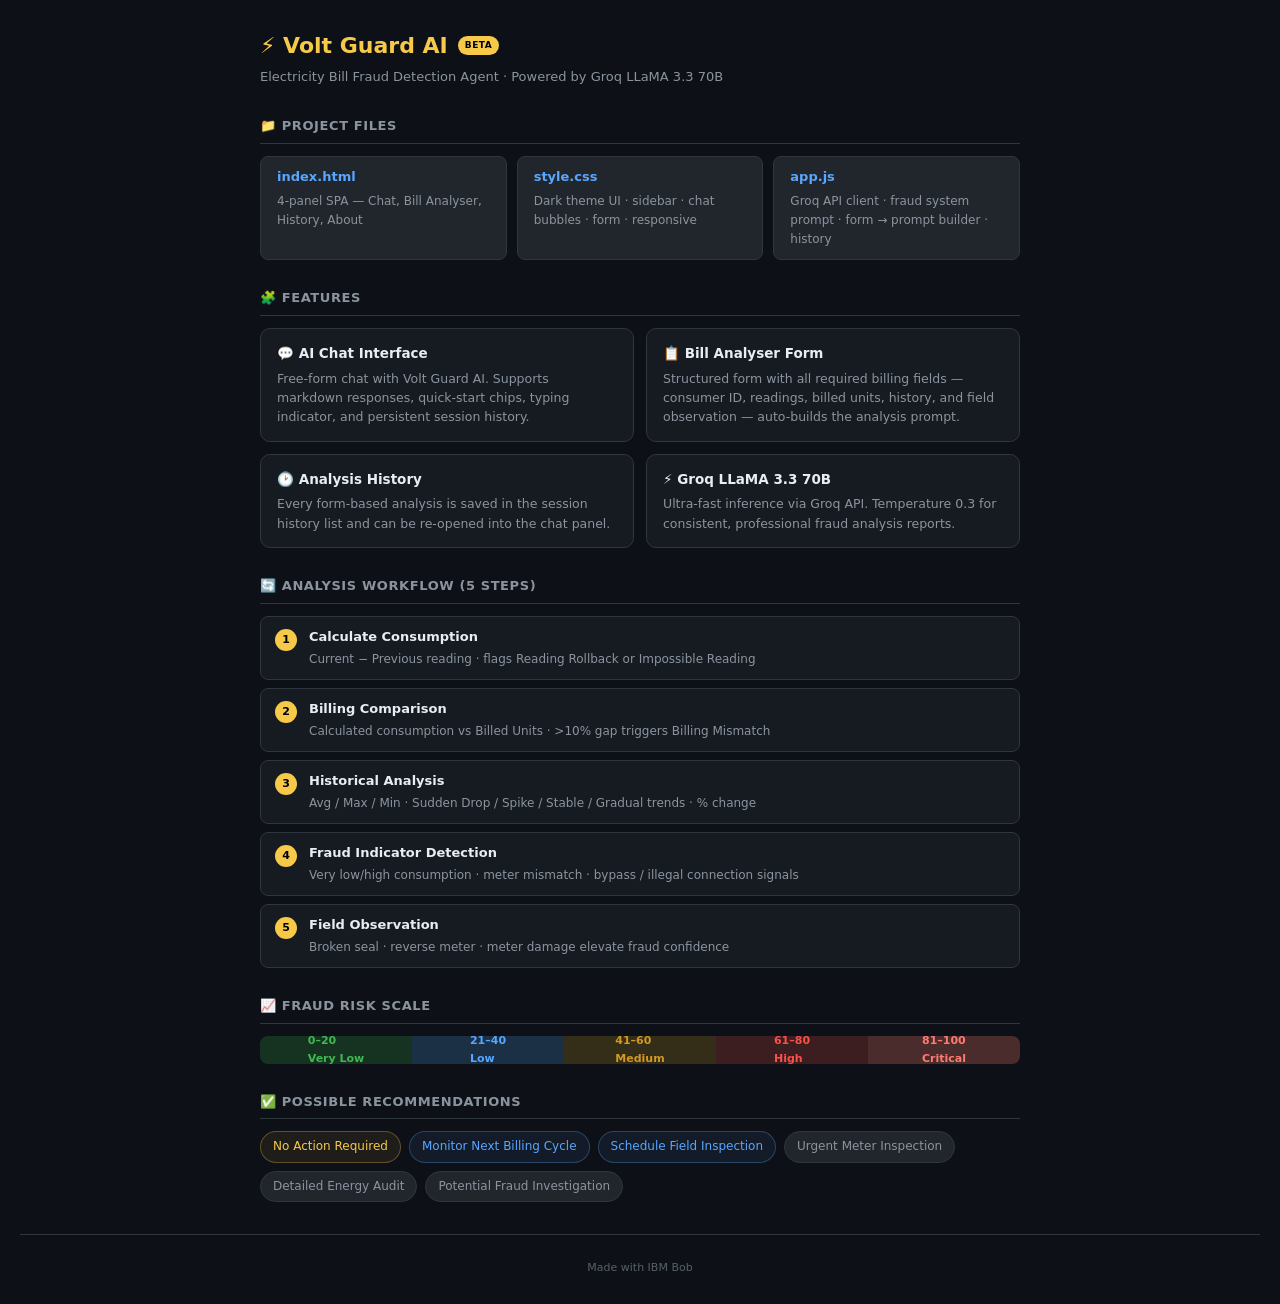
<file: volt-guard-ai-feature-overview.html>
<html lang="en">
<head>
<meta charset="UTF-8" />
<title>Volt Guard AI – Overview</title>
<style>
*,*::before,*::after{box-sizing:border-box;margin:0;padding:0}
body{font-family:-apple-system,"Segoe UI",system-ui,sans-serif;background:#0d1117;color:#e6edf3;font-size:14px;line-height:1.6;padding:28px 20px}
.wrap{max-width:760px;margin:0 auto}
h1{font-size:22px;color:#f7c948;margin-bottom:4px;display:flex;align-items:center;gap:10px}
.badge{background:#f7c948;color:#000;font-size:9px;font-weight:800;padding:2px 7px;border-radius:20px;letter-spacing:.5px}
.sub{color:#8b949e;margin-bottom:28px;font-size:13px}
.section{margin-bottom:28px}
.section-title{font-size:13px;font-weight:700;text-transform:uppercase;letter-spacing:.6px;color:#8b949e;margin-bottom:12px;border-bottom:1px solid #30363d;padding-bottom:6px}
.grid{display:grid;grid-template-columns:1fr 1fr;gap:12px}
.card{background:#161b22;border:1px solid #30363d;border-radius:10px;padding:14px 16px}
.card-title{font-size:13.5px;font-weight:700;color:#e6edf3;margin-bottom:4px}
.card p{font-size:12.5px;color:#8b949e;line-height:1.55}
.chip-row{display:flex;flex-wrap:wrap;gap:8px}
.chip{background:#21262d;border:1px solid #30363d;border-radius:20px;padding:5px 12px;font-size:12px;color:#8b949e}
.chip.accent{border-color:rgba(247,201,72,.3);color:#f7c948;background:rgba(247,201,72,.07)}
.chip.blue{border-color:rgba(88,166,255,.3);color:#58a6ff;background:rgba(88,166,255,.07)}
.risk-bar{display:flex;border-radius:8px;overflow:hidden;height:28px;margin-top:10px}
.rb{display:flex;align-items:center;justify-content:center;font-size:11px;font-weight:700;flex:1}
.rb.vl{background:rgba(63,185,80,.2);color:#3fb950}
.rb.lo{background:rgba(88,166,255,.2);color:#58a6ff}
.rb.me{background:rgba(210,153,34,.2);color:#d29922}
.rb.hi{background:rgba(248,81,73,.2);color:#f85149}
.rb.cr{background:rgba(255,123,114,.25);color:#ff7b72}
.flow{display:flex;flex-direction:column;gap:8px}
.step{display:flex;gap:12px;align-items:flex-start;background:#161b22;border:1px solid #30363d;border-radius:8px;padding:10px 14px}
.step-num{background:#f7c948;color:#000;border-radius:50%;width:22px;height:22px;display:flex;align-items:center;justify-content:center;font-size:11px;font-weight:800;flex-shrink:0;margin-top:2px}
.step-body strong{font-size:13px;color:#e6edf3}
.step-body p{font-size:12px;color:#8b949e;margin-top:2px}
.file-row{display:flex;gap:10px;flex-wrap:wrap}
.file{background:#21262d;border:1px solid #30363d;border-radius:8px;padding:10px 16px;flex:1;min-width:160px}
.file-name{font-size:13px;font-weight:700;color:#58a6ff;margin-bottom:4px}
.file p{font-size:12px;color:#8b949e}
footer{text-align:center;color:#57606a;font-size:11px;padding-top:24px;margin-top:32px;border-top:1px solid #30363d}
@media(max-width:520px){.grid{grid-template-columns:1fr}}
</style>
</head>
<body>
<div class="wrap">

  <h1>⚡ Volt Guard AI <span class="badge">BETA</span></h1>
  <p class="sub">Electricity Bill Fraud Detection Agent · Powered by Groq LLaMA 3.3 70B</p>

  
  <div class="section">
    <div class="section-title">📁 Project Files</div>
    <div class="file-row">
      <div class="file"><div class="file-name">index.html</div><p>4-panel SPA — Chat, Bill Analyser, History, About</p></div>
      <div class="file"><div class="file-name">style.css</div><p>Dark theme UI · sidebar · chat bubbles · form · responsive</p></div>
      <div class="file"><div class="file-name">app.js</div><p>Groq API client · fraud system prompt · form → prompt builder · history</p></div>
    </div>
  </div>

  
  <div class="section">
    <div class="section-title">🧩 Features</div>
    <div class="grid">
      <div class="card">
        <div class="card-title">💬 AI Chat Interface</div>
        <p>Free-form chat with Volt Guard AI. Supports markdown responses, quick-start chips, typing indicator, and persistent session history.</p>
      </div>
      <div class="card">
        <div class="card-title">📋 Bill Analyser Form</div>
        <p>Structured form with all required billing fields — consumer ID, readings, billed units, history, and field observation — auto-builds the analysis prompt.</p>
      </div>
      <div class="card">
        <div class="card-title">🕑 Analysis History</div>
        <p>Every form-based analysis is saved in the session history list and can be re-opened into the chat panel.</p>
      </div>
      <div class="card">
        <div class="card-title">⚡ Groq LLaMA 3.3 70B</div>
        <p>Ultra-fast inference via Groq API. Temperature 0.3 for consistent, professional fraud analysis reports.</p>
      </div>
    </div>
  </div>

  
  <div class="section">
    <div class="section-title">🔄 Analysis Workflow (5 Steps)</div>
    <div class="flow">
      <div class="step"><div class="step-num">1</div><div class="step-body"><strong>Calculate Consumption</strong><p>Current − Previous reading · flags Reading Rollback or Impossible Reading</p></div></div>
      <div class="step"><div class="step-num">2</div><div class="step-body"><strong>Billing Comparison</strong><p>Calculated consumption vs Billed Units · &gt;10% gap triggers Billing Mismatch</p></div></div>
      <div class="step"><div class="step-num">3</div><div class="step-body"><strong>Historical Analysis</strong><p>Avg / Max / Min · Sudden Drop / Spike / Stable / Gradual trends · % change</p></div></div>
      <div class="step"><div class="step-num">4</div><div class="step-body"><strong>Fraud Indicator Detection</strong><p>Very low/high consumption · meter mismatch · bypass / illegal connection signals</p></div></div>
      <div class="step"><div class="step-num">5</div><div class="step-body"><strong>Field Observation</strong><p>Broken seal · reverse meter · meter damage elevate fraud confidence</p></div></div>
    </div>
  </div>

  
  <div class="section">
    <div class="section-title">📈 Fraud Risk Scale</div>
    <div class="risk-bar">
      <div class="rb vl">0–20<br />Very Low</div>
      <div class="rb lo">21–40<br />Low</div>
      <div class="rb me">41–60<br />Medium</div>
      <div class="rb hi">61–80<br />High</div>
      <div class="rb cr">81–100<br />Critical</div>
    </div>
  </div>

  
  <div class="section">
    <div class="section-title">✅ Possible Recommendations</div>
    <div class="chip-row">
      <span class="chip accent">No Action Required</span>
      <span class="chip blue">Monitor Next Billing Cycle</span>
      <span class="chip blue">Schedule Field Inspection</span>
      <span class="chip">Urgent Meter Inspection</span>
      <span class="chip">Detailed Energy Audit</span>
      <span class="chip">Potential Fraud Investigation</span>
    </div>
  </div>

</div>
<footer>Made with IBM Bob</footer>
</body>
</html>
</file>
